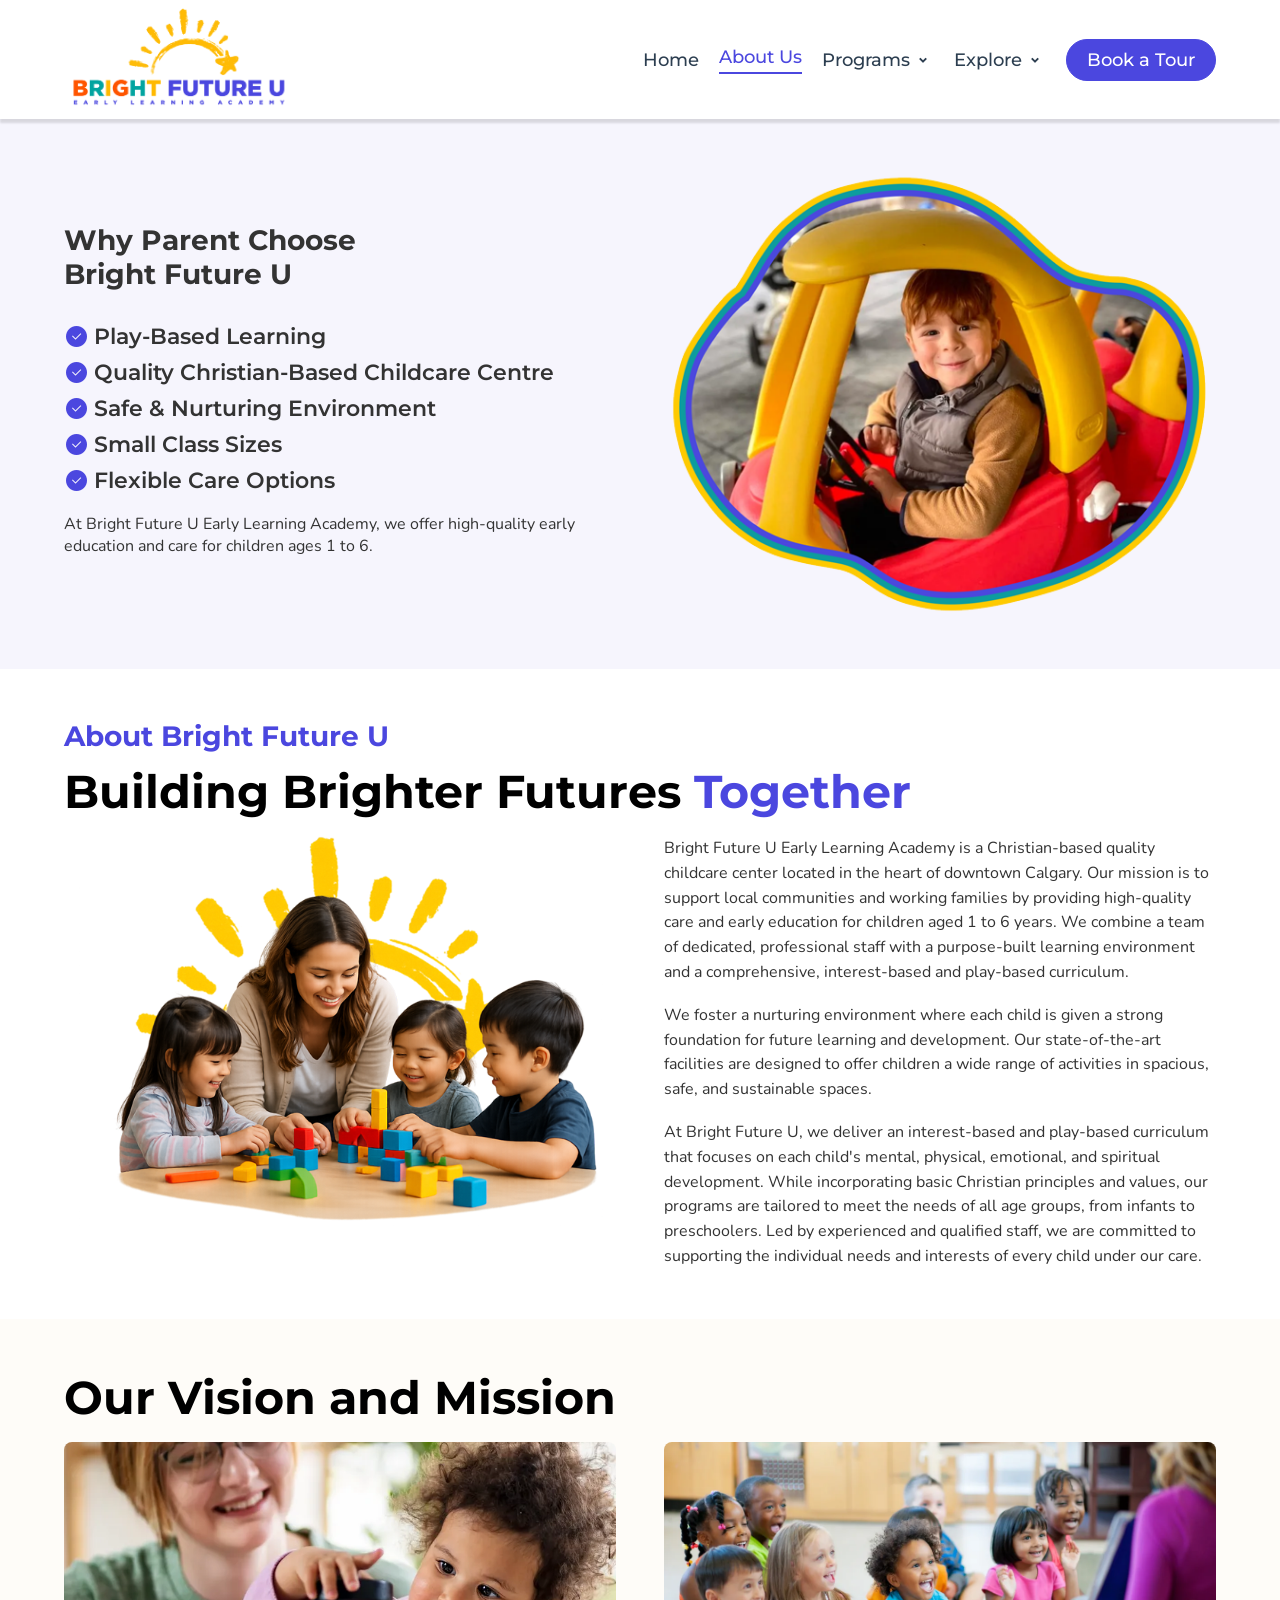
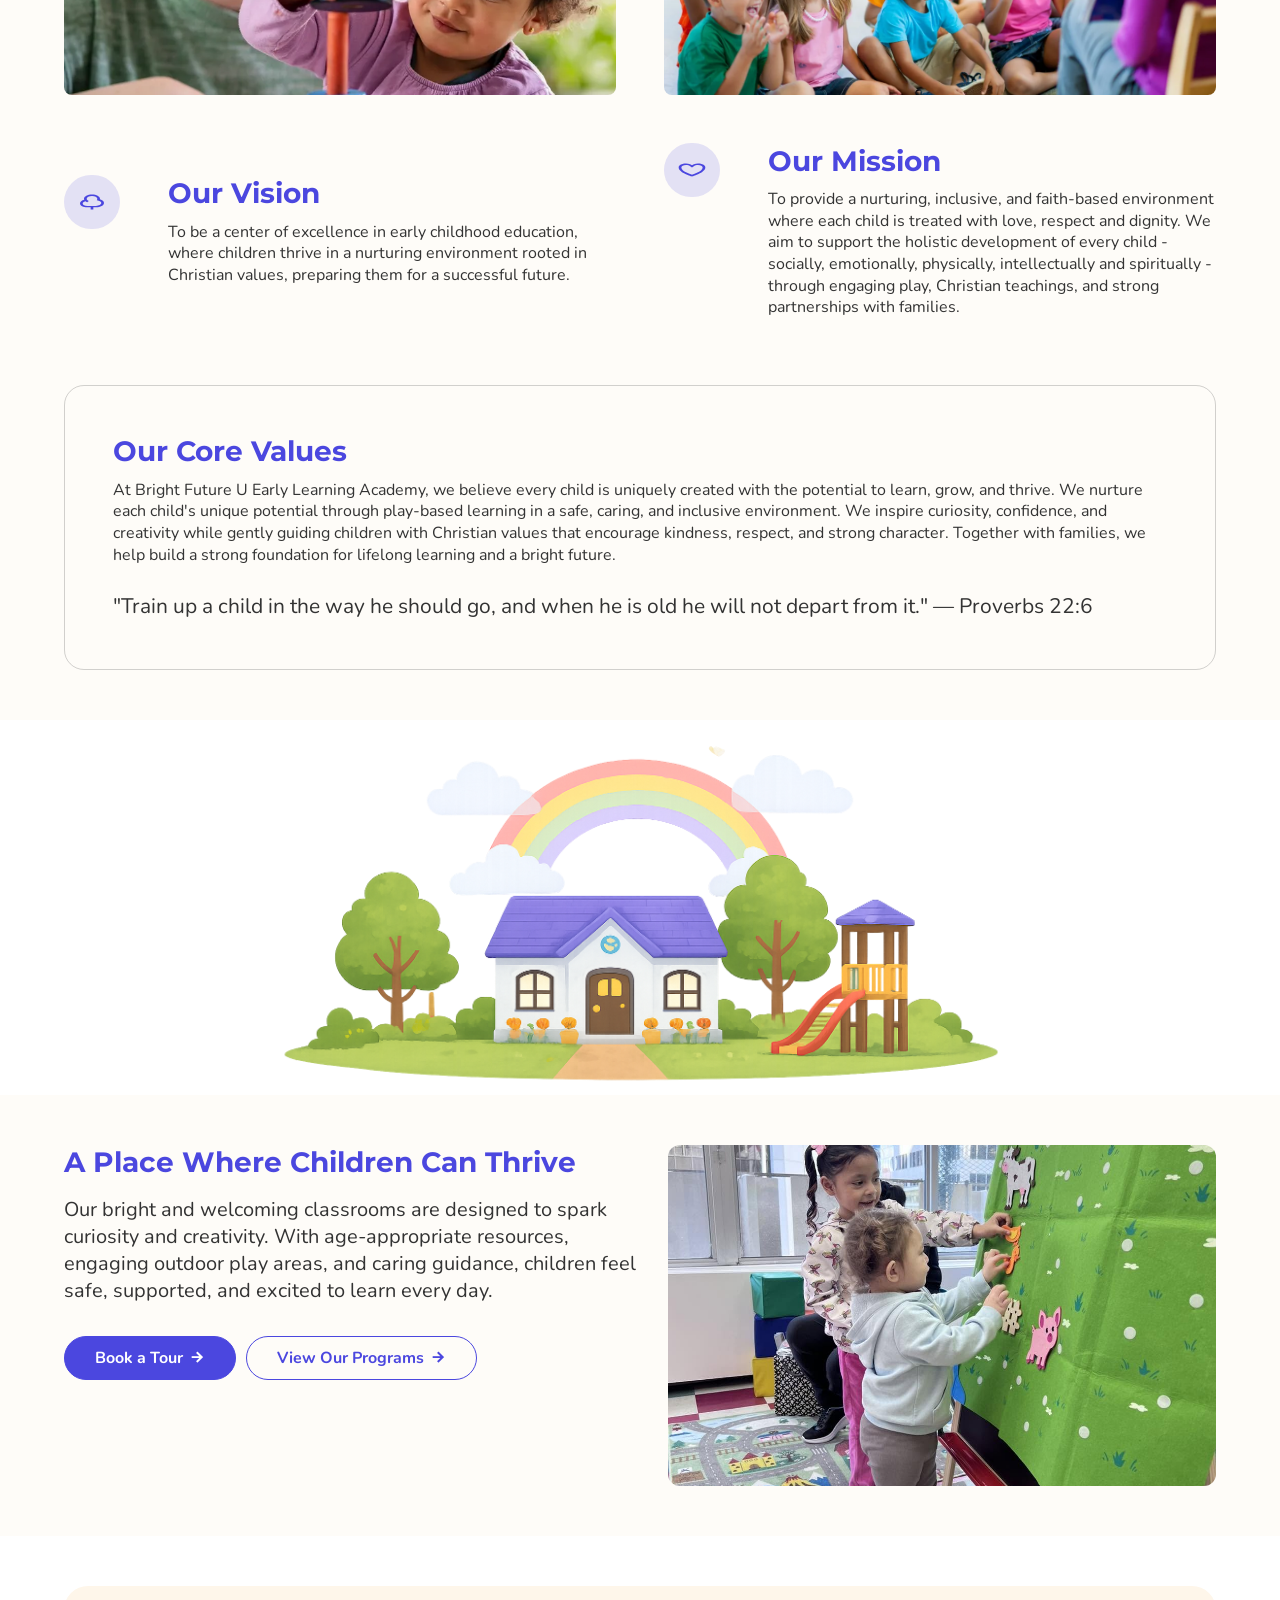
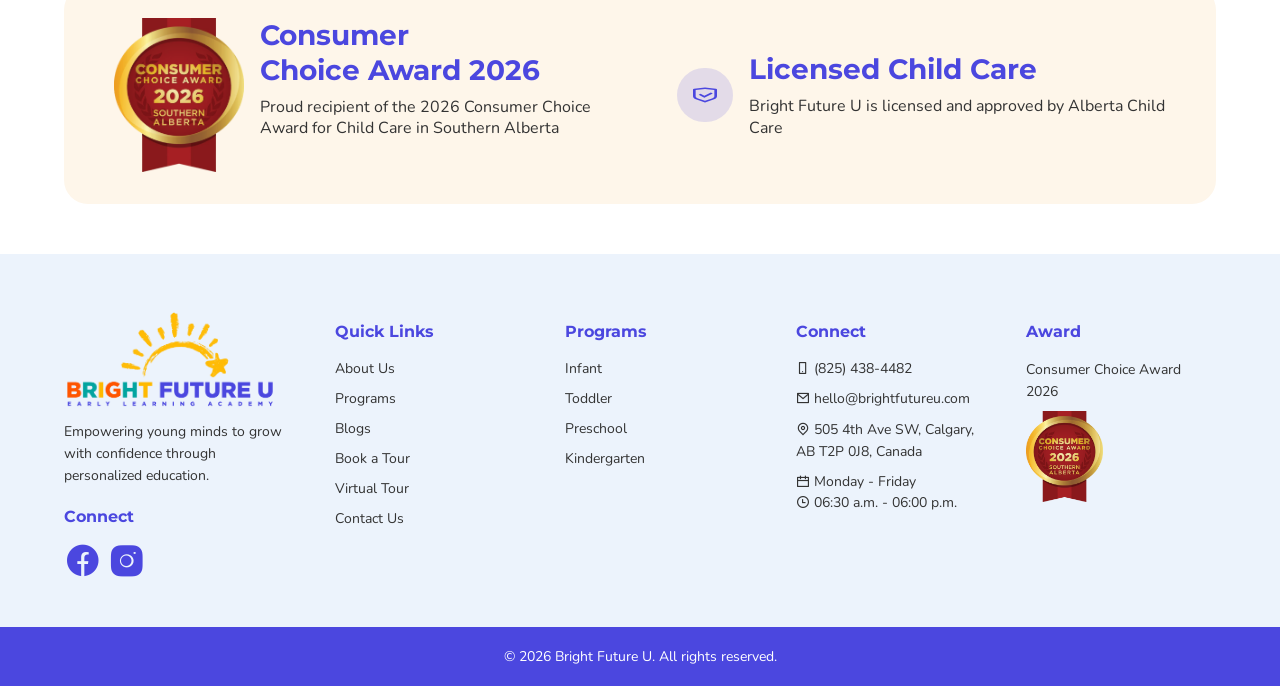
<file: about-us.html>
<!DOCTYPE html>
<html lang="en">

<head>
  <meta charset="UTF-8" />
  <meta name="viewport" content="width=device-width, initial-scale=1.0" />
  <title>About Us | Bright Future U</title>
  <link rel="icon" type="image/png" href="assets/favicon.png" />
  <link rel="preconnect" href="https://fonts.googleapis.com" />
  <link rel="preconnect" href="https://fonts.gstatic.com" crossorigin />
  <link
    href="https://fonts.googleapis.com/css2?family=Montserrat:wght@500;600;700&family=Nunito:wght@400;500;600;700&display=swap"
    rel="stylesheet" />
  <link rel="stylesheet" href="vendor/remixicon/remixicon.css" />
  <link rel="stylesheet" href="styles.css" />
</head>

<body>
  <nav class="main-nav" aria-label="Primary navigation">
    <a class="logo" href="index.html" aria-label="Bright Future U home">
      <img src="assets/logo.png" alt="Bright Future U" />
    </a>
    <button class="menu-toggle" type="button" aria-expanded="false" aria-controls="primary-menu">
      <span></span><span></span><span></span>
      <span class="sr-only">Menu</span>
    </button>
    <div class="nav-links" id="primary-menu">
      <a href="index.html">Home</a>
      <a class="active" href="about-us.html">About Us</a>
      <div class="nav-dropdown">
        <a class="nav-dropdown-trigger" href="index.html#programs" aria-haspopup="true" aria-expanded="false" >Programs
          <i class="ri-arrow-drop-down-line" aria-hidden="true"></i></a>
        <div class="nav-dropdown-menu" aria-label="Programs submenu">
          <a href="program-infant.html">Infant</a>
          <a href="program-toddler.html">Toddler</a>
          <a href="program-preschool.html">Preschool</a>
          <a href="program-kindergarten.html">Kindergarten</a>
        </div>
      </div>
      <div class="nav-dropdown">
          <a class="nav-dropdown-trigger" href="" aria-haspopup="true" aria-expanded="false">Explore <i
              class="ri-arrow-drop-down-line" aria-hidden="true"></i></a>
          <div class="nav-dropdown-menu" aria-label="Explore submenu">
            <a href="program-infant.html">Blogs</a>
            <a href="program-toddler.html">Events</a>
            <a href="#programs">Virtual Tour</a>
          </div>
        </div>
      <a class="button button-small" href="book-a-tour.html">Book a Tour</a>
    </div>
  </nav>

  <main class="about-page">
    <section class="about-intro section-band" data-node-id="348:731" data-name="Section - About Us">
      <div class="container two-col">
        <div>
          <h1 class="about-section-title">Why Parent Choose<br />Bright Future U</h1>

          <ul class="check-list about-check-list">
            <li><i class="ri-checkbox-circle-fill" aria-hidden="true"></i>Play-Based Learning</li>
            <li><i class="ri-checkbox-circle-fill" aria-hidden="true"></i>Quality Christian-Based Childcare Centre</li>
            <li><i class="ri-checkbox-circle-fill" aria-hidden="true"></i>Safe &amp; Nurturing Environment</li>
            <li><i class="ri-checkbox-circle-fill" aria-hidden="true"></i>Small Class Sizes</li>
            <li><i class="ri-checkbox-circle-fill" aria-hidden="true"></i>Flexible Care Options</li>
          </ul>
          <p class="about-intro-copy">At Bright Future U Early Learning Academy, we offer high-quality early education
            and care for children ages 1 to 6.</p>
        </div>
        <img class="about-rounded-media" src="assets/about-intro.png" alt="Child smiling in a yellow toy car" />
      </div>
    </section>

    <section class="about-story" data-node-id="321:223" data-name="About Us Content">
      <div class="container">
        <p class="eyebrow">About Bright Future U</p>
        <h2 class="about-hero-title">Building Brighter Futures <span>Together</span></h2>
        <div class="about-story-grid">
          <img class="about-story-image" src="assets/about-story.png"
            alt="Teacher guiding children as they play with colorful blocks" />
          <div class="about-story-copy">
            <p>Bright Future U Early Learning Academy is a Christian-based quality childcare center located in the heart
              of downtown Calgary. Our mission is to support local communities and working families by providing
              high-quality care and early education for children aged 1 to 6 years. We combine a team of dedicated,
              professional staff with a purpose-built learning environment and a comprehensive, interest-based and
              play-based curriculum.</p>
            <p>We foster a nurturing environment where each child is given a strong foundation for future learning and
              development. Our state-of-the-art facilities are designed to offer children a wide range of activities in
              spacious, safe, and sustainable spaces.</p>
            <p>At Bright Future U, we deliver an interest-based and play-based curriculum that focuses on each child's
              mental, physical, emotional, and spiritual development. While incorporating basic Christian principles and
              values, our programs are tailored to meet the needs of all age groups, from infants to preschoolers. Led
              by experienced and qualified staff, we are committed to supporting the individual needs and interests of
              every child under our care.</p>
          </div>
        </div>
      </div>
    </section>

    <section class="vision-mission" data-node-id="352:764" data-name="Our Mission Content">
      <div class="container">
        <h2 class="about-hero-title">Our Vision and Mission</h2>
        <div class="vision-grid">
          <article class="vision-card">
            <img class="vision-image" src="assets/about-vision.jpg" alt="Teacher smiling with a young child" />
            <div class="vision-content">
              <span class="icon-bubble"><img src="assets/icon-tree.svg" alt="" /></span>
              <div>
                <h3>Our Vision</h3>
                <p>To be a center of excellence in early childhood education, where children thrive in a nurturing
                  environment rooted in Christian values, preparing them for a successful future.</p>
              </div>
            </div>
          </article>
          <article class="vision-card">
            <img class="vision-image" src="assets/about-mission.jpg" alt="Children listening during circle time" />
            <div class="vision-content">
              <span class="icon-bubble"><img src="assets/icon-heart.svg" alt="" /></span>
              <div>
                <h3>Our Mission</h3>
                <p>To provide a nurturing, inclusive, and faith-based environment where each child is treated with love,
                  respect and dignity. We aim to support the holistic development of every child - socially,
                  emotionally, physically, intellectually and spiritually - through engaging play, Christian teachings,
                  and strong partnerships with families.</p>
              </div>
            </div>
          </article>
        </div>
        <article class="mission-core-card">
          <h3>Our Core Values</h3>
          <p>At Bright Future U Early Learning Academy, we believe every child is uniquely created with the potential to
            learn, grow, and thrive. We nurture each child's unique potential through play-based learning in a safe,
            caring, and inclusive environment. We inspire curiosity, confidence, and creativity while gently guiding
            children with Christian values that encourage kindness, respect, and strong character. Together with
            families, we help build a strong foundation for lifelong learning and a bright future.</p>
          <blockquote>"Train up a child in the way he should go, and when he is old he will not depart from it." &mdash;
            Proverbs 22:6</blockquote>
        </article>
      </div>
    </section>

    <section class="about-banner" data-node-id="357:196" data-name="Section - Banner" style="padding: 0;">
      <div class="container">
        <img class="about-banner-image" src="assets/about-banner.png"
          alt="Illustration of Bright Future U childcare building with rainbow and playground" />
      </div>
    </section>

    <section class="about-thrive">
      <div class="container thrive-grid">
        <div>
          <h2>A Place Where Children Can Thrive</h2>
          <p>Our bright and welcoming classrooms are designed to spark curiosity and creativity. With age-appropriate
            resources, engaging outdoor play areas, and caring guidance, children feel safe, supported, and excited to
            learn every day.</p>
          <div class="hero-actions">
            <a class="button" href="index.html#tour">Book a Tour <i class="ri-arrow-right-line"
                aria-hidden="true"></i></a>
            <a class="button button-outline" href="index.html#programs">View Our Programs <i class="ri-arrow-right-line"
                aria-hidden="true"></i></a>
          </div>
        </div>
        <img src="assets/about-thrive.jpg" alt="Children playing with a classroom felt activity" />
      </div>
    </section>

    <section class="about-awards">
      <div class="container awards-card">
        <div class="award-item">
          <img src="assets/about-award.png" alt="Consumer Choice Award 2026 Southern Alberta" />
          <div>
            <h2>Consumer<br />Choice Award 2026</h2>
            <p>Proud recipient of the 2026 Consumer Choice Award for Child Care in Southern Alberta</p>
          </div>
        </div>
        <div class="award-item license-item">
          <span class="icon-bubble"><img src="assets/icon-shield-check.svg" alt="" /></span>
          <div>
            <h2>Licensed Child Care</h2>
            <p>Bright Future U is licensed and approved by Alberta Child Care</p>
          </div>
        </div>
      </div>
    </section>
  </main>

  <footer class="site-footer" id="contact">
    <div class="container footer-grid">
      <div>
        <img class="footer-logo" src="assets/logo.png" alt="Bright Future U" />
        <p>Empowering young minds to grow with confidence through personalized education.</p>
        <h3>Connect</h3>
        <div class="socials"><a href="https://www.facebook.com/profile.php?id=61569810943887" target="_blank"><i
              class="ri-facebook-circle-fill social-icon"></i></a><a
            href="https://www.instagram.com/brightfutureucalgary" target="_blank"><i
              class="ri-instagram-fill social-icon"></i></a></div>
      </div>
      <div>
        <h3>Quick Links</h3><a href="about-us.html">About Us</a><a href="index.html#programs">Programs</a><a
          href="index.html#blog">Blogs</a><a href="index.html#tour">Book a Tour</a><a href="index.html#tour">Virtual
          Tour</a><a href="#contact">Contact Us</a>
      </div>
      <div>
        <h3>Programs</h3><a href="program-infant.html">Infant</a><a href="program-toddler.html">Toddler</a><a
          href="index.html#programs">Preschool</a><a href="index.html#programs">Kindergarten</a>
      </div>
      <div>
        <h3>Connect</h3><a href="tel:8254384482"><i class="ri-smartphone-line"></i> (825) 438-4482</a><a
          href="mailto:hello@brightfutureu.com"><i class="ri-mail-line"></i> hello@brightfutureu.com</a>
        <p><i class="ri-map-pin-line"></i> 505 4th Ave SW, Calgary, AB T2P 0J8, Canada</p>
        <p><i class="ri-calendar-line"></i> Monday - Friday<br /><i class="ri-time-line"></i> 06:30 a.m. - 06:00 p.m.
        </p>
      </div>
      <div>
        <h3>Award</h3>
        <p>Consumer Choice Award 2026</p><img class="footer-award" src="assets/award.png" alt="" />
      </div>
    </div>
    <div class="copyright">&copy; <span data-current-year>2026</span> Bright Future U. All rights reserved.</div>
  </footer>

  <script src="script.js"></script>
</body>

</html>
</file>
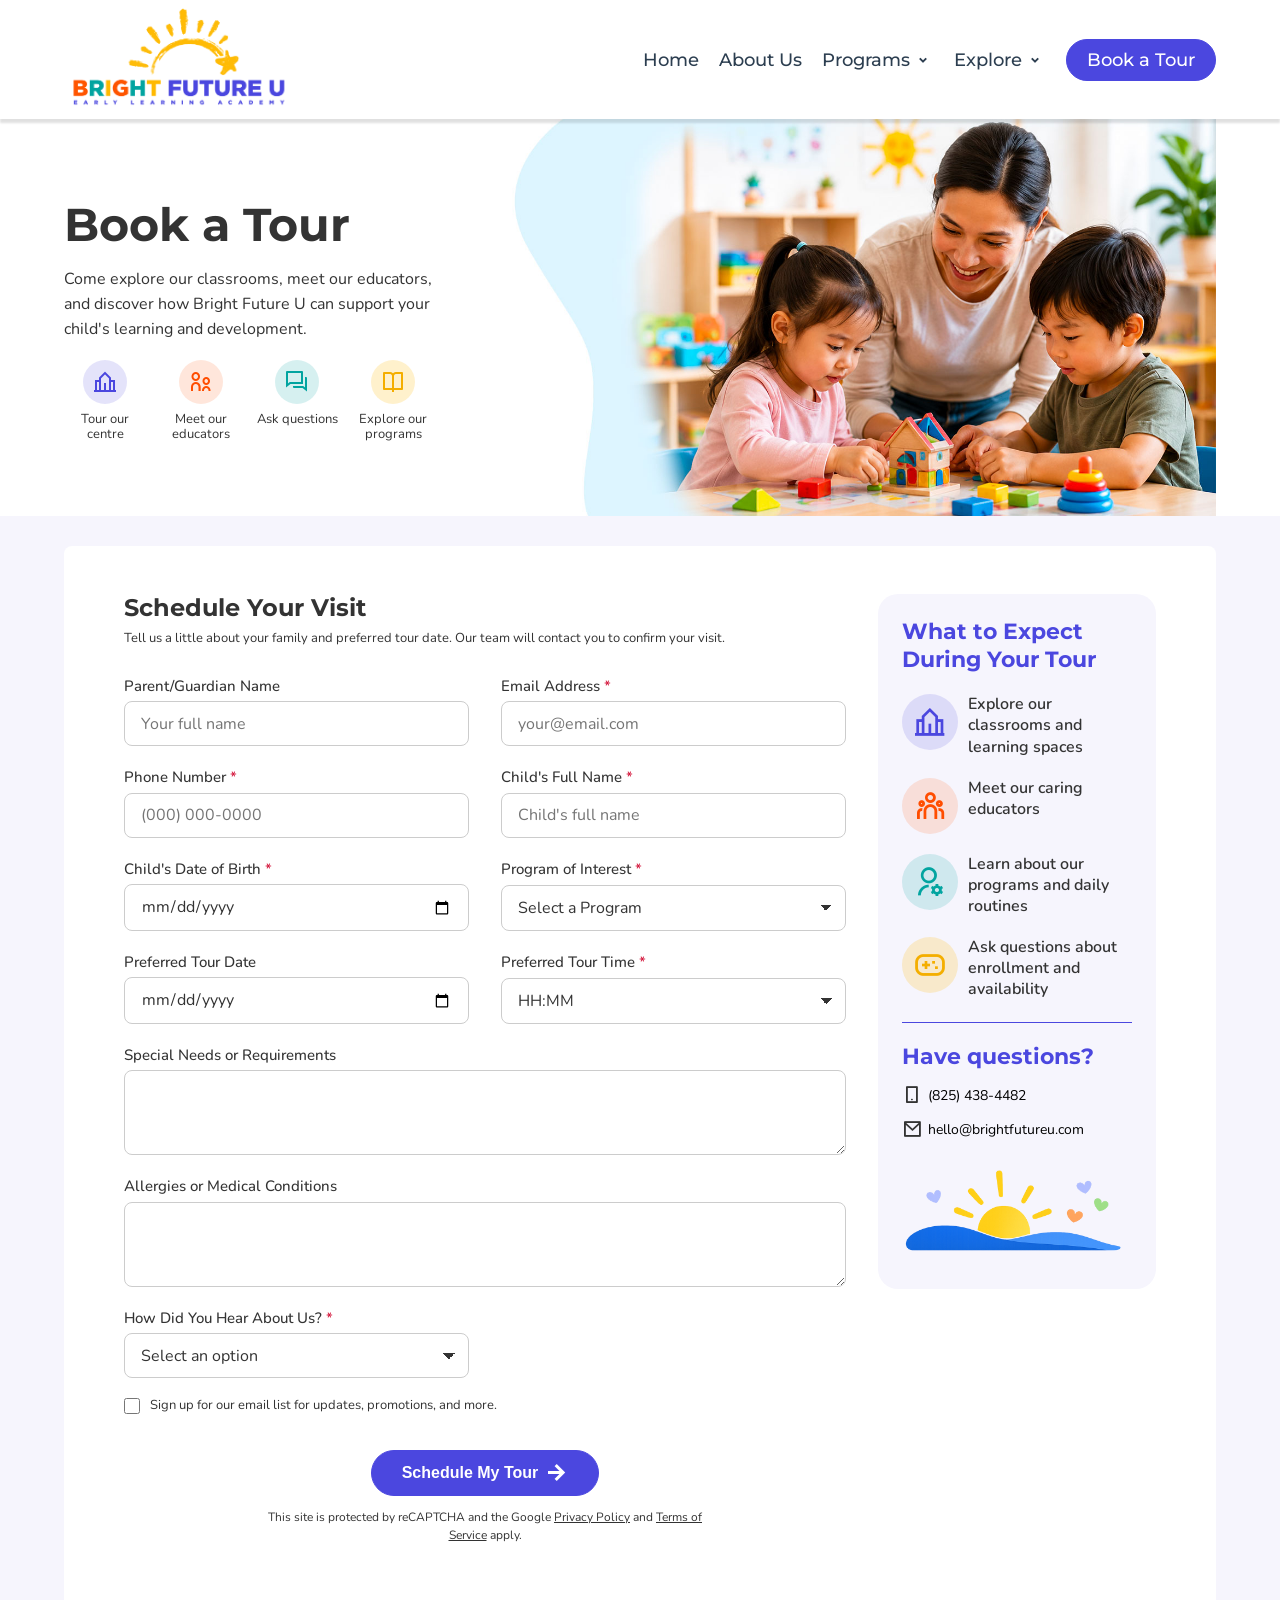
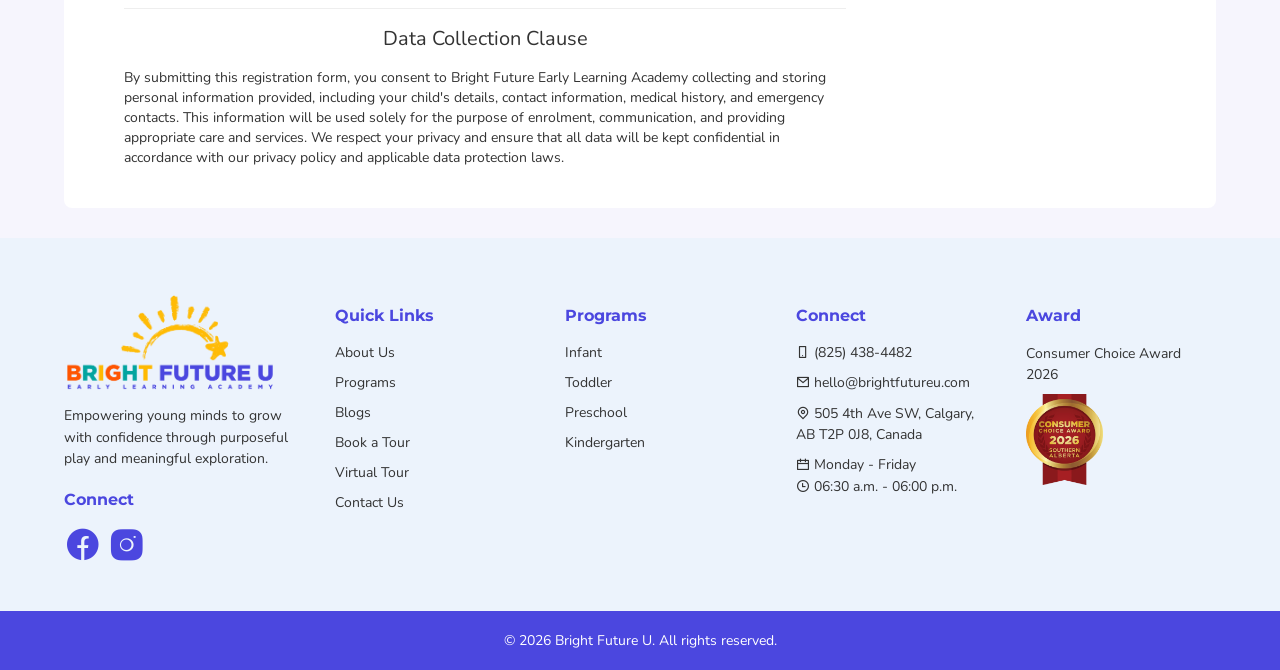
<file: book-a-tour.html>
<!DOCTYPE html>
<html lang="en">

<head>
  <meta charset="UTF-8" />
  <meta name="viewport" content="width=device-width, initial-scale=1.0" />
  <title>Book a Tour | Bright Future U</title>
  <link rel="icon" type="image/png" href="assets/favicon.png" />
  <link rel="preconnect" href="https://fonts.googleapis.com" />
  <link rel="preconnect" href="https://fonts.gstatic.com" crossorigin />
  <link
    href="https://fonts.googleapis.com/css2?family=Montserrat:wght@500;600;700&amp;family=Nunito:wght@400;500;600;700&amp;display=swap"
    rel="stylesheet" />
  <link rel="stylesheet" href="vendor/remixicon/remixicon.css" />
  <link rel="stylesheet" href="styles.css" />
</head>

<body>
  <nav class="main-nav" aria-label="Primary navigation">
    <a class="logo" href="index.html" aria-label="Bright Future U home">
      <img src="assets/logo.png" alt="Bright Future U" />
    </a>
    <button class="menu-toggle" type="button" aria-expanded="false" aria-controls="primary-menu">
      <span></span><span></span><span></span>
      <span class="sr-only">Menu</span>
    </button>
    <div class="nav-links" id="primary-menu">
      <a href="index.html">Home</a>
      <a href="about-us.html">About Us</a>
      <div class="nav-dropdown">
        <a class="nav-dropdown-trigger" href="index.html#programs" aria-haspopup="true" aria-expanded="false">Programs
          <i class="ri-arrow-drop-down-line" aria-hidden="true"></i></a>
        <div class="nav-dropdown-menu" aria-label="Programs submenu">
          <a href="program-infant.html">Infant</a>
          <a href="program-toddler.html">Toddler</a>
          <a href="program-preschool.html">Preschool</a>
          <a href="program-kindergarten.html">Kindergarten</a>
        </div>
      </div>
      <div class="nav-dropdown">
        <a class="nav-dropdown-trigger" href="" aria-haspopup="true" aria-expanded="false">Explore <i
            class="ri-arrow-drop-down-line" aria-hidden="true"></i></a>
        <div class="nav-dropdown-menu" aria-label="Explore submenu">
          <a href="program-infant.html">Blogs</a>
          <a href="program-toddler.html">Events</a>
          <a href="#programs">Virtual Tour</a>
        </div>
      </div>
      <a class="button button-small" href="book-a-tour.html">Book a Tour</a>
    </div>
  </nav>

  <main class="book-tour-page">
    <section class="book-tour-hero" data-node-id="385:1484" data-name="Header">
      <div class="container book-tour-page-grid">
        <div class="book-tour-page-copy">
          <h1>Book a Tour</h1>
          <p>Come explore our classrooms, meet our educators, and discover how Bright Future U can support your child's
            learning and development.</p>
          <div class="book-tour-highlights" aria-label="Tour highlights">
            <div>
              <span class="book-tour-highlight-icon"><i class="ri-school-line" aria-hidden="true"></i></span>
              <p>Tour our centre</p>
            </div>
            <div>
              <span class="book-tour-highlight-icon book-tour-highlight-orange"><i class="ri-parent-line"
                  aria-hidden="true"></i></span>
              <p>Meet our educators</p>
            </div>
            <div>
              <span class="book-tour-highlight-icon book-tour-highlight-teal"><i class="ri-question-answer-line"
                  aria-hidden="true"></i></span>
              <p>Ask questions</p>
            </div>
            <div>
              <span class="book-tour-highlight-icon book-tour-highlight-yellow"><i class="ri-book-open-line"
                  aria-hidden="true"></i></span>
              <p>Explore our programs</p>
            </div>
          </div>
        </div>

        <div class="program-hero-media" aria-hidden="true">
          <picture>
            <source media="(max-width: 700px)" srcset="assets/book-tour-hero-m.jpg" />
            <img src="assets/book-tour-hero-d.jpg" alt="" />
          </picture>
        </div>
      </div>
    </section>


    <section class="book-tour-section" id="schedule" aria-labelledby="schedule-title">
      <div class="container">
        <div class="book-tour-card">
          <div class="book-tour-form-area">
            <header class="book-tour-form-header">
              <h2 id="schedule-title">Schedule Your Visit</h2>
              <p>Tell us a little about your family and preferred tour date. Our team will contact you to confirm your
                visit.</p>
            </header>

            <form class="book-tour-form" action="#" method="post">
              <div class="book-tour-field">
                <label for="guardian-name">Parent/Guardian Name</label>
                <input id="guardian-name" name="guardian-name" type="text" placeholder="Your full name"
                  autocomplete="name" />
              </div>
              <div class="book-tour-field">
                <label for="guardian-email">Email Address <span aria-hidden="true">*</span></label>
                <input id="guardian-email" name="guardian-email" type="email" placeholder="your@email.com"
                  autocomplete="email" required />
              </div>
              <div class="book-tour-field">
                <label for="guardian-phone">Phone Number <span aria-hidden="true">*</span></label>
                <input id="guardian-phone" name="guardian-phone" type="tel" placeholder="(000) 000-0000"
                  autocomplete="tel" required />
              </div>
              <div class="book-tour-field">
                <label for="child-name">Child's Full Name <span aria-hidden="true">*</span></label>
                <input id="child-name" name="child-name" type="text" placeholder="Child's full name" required />
              </div>
              <div class="book-tour-field">
                <label for="child-birthday">Child's Date of Birth <span aria-hidden="true">*</span></label>
                <input id="child-birthday" name="child-birthday" type="date" required />
              </div>
              <div class="book-tour-field">
                <label for="program-interest">Program of Interest <span aria-hidden="true">*</span></label>
                <select id="program-interest" name="program-interest" required>
                  <option value="">Select a Program</option>
                  <option>Infant</option>
                  <option>Toddler</option>
                  <option>Preschool</option>
                  <option>Kindergarten</option>
                </select>
              </div>
              <div class="book-tour-field">
                <label for="tour-date">Preferred Tour Date</label>
                <input id="tour-date" name="tour-date" type="date" />
              </div>
              <div class="book-tour-field">
                <label for="tour-time">Preferred Tour Time <span aria-hidden="true">*</span></label>
                <select id="tour-time" name="tour-time" required>
                  <option value="">HH:MM</option>
                  <option>09:00 AM</option>
                  <option>10:00 AM</option>
                  <option>11:00 AM</option>
                  <option>01:00 PM</option>
                  <option>02:00 PM</option>
                  <option>03:00 PM</option>
                </select>
              </div>
              <div class="book-tour-field book-tour-field-wide">
                <label for="special-requirements">Special Needs or Requirements</label>
                <textarea id="special-requirements" name="special-requirements"></textarea>
              </div>
              <div class="book-tour-field book-tour-field-wide">
                <label for="medical-conditions">Allergies or Medical Conditions</label>
                <textarea id="medical-conditions" name="medical-conditions"></textarea>
              </div>
              <div class="book-tour-field">
                <label for="referral-source">How Did You Hear About Us? <span aria-hidden="true">*</span></label>
                <select id="referral-source" name="referral-source" required>
                  <option value="">Select an option</option>
                  <option>Google Search</option>
                  <option>Social Media</option>
                  <option>Family or Friend</option>
                  <option>Community Event</option>
                  <option>Other</option>
                </select>
              </div>
              <label class="book-tour-checkbox book-tour-field-wide" for="email-updates">
                <input id="email-updates" name="email-updates" type="checkbox" />
                <span>Sign up for our email list for updates, promotions, and more.</span>
              </label>
              <div class="book-tour-submit book-tour-field-wide">
                <button class="button" type="submit">
                  Schedule My Tour
                  <i class="ri-arrow-right-line" aria-hidden="true"></i>
                </button>
                <p>
                  This site is protected by reCAPTCHA and the Google
                  <a href="https://policies.google.com/privacy" target="_blank" rel="noreferrer">Privacy Policy</a>
                  and
                  <a href="https://policies.google.com/terms" target="_blank" rel="noreferrer">Terms of Service</a>
                  apply.
                </p>
              </div>
            </form>

            <div class="book-tour-data-clause">
              <h3>Data Collection Clause</h3>
              <p>
                By submitting this registration form, you consent to Bright Future Early Learning Academy collecting
                and storing personal information provided, including your child's details, contact information, medical
                history, and emergency contacts. This information will be used solely for the purpose of enrolment,
                communication, and providing appropriate care and services. We respect your privacy and ensure that all
                data will be kept confidential in accordance with our privacy policy and applicable data protection
                laws.
              </p>
            </div>
          </div>

          <aside class="book-tour-sidebar" aria-labelledby="expect-title">
            <h2 id="expect-title">What to Expect During Your Tour</h2>
            <ul class="book-tour-expect-list">
              <li>
                <span class="book-tour-sidebar-icon"><i class="ri-school-line" aria-hidden="true"></i></span>
                <p>Explore our classrooms and learning spaces</p>
              </li>
              <li>
                <span class="book-tour-sidebar-icon book-tour-sidebar-orange"><i class="ri-team-line"
                    aria-hidden="true"></i></span>
                <p>Meet our caring educators</p>
              </li>
              <li>
                <span class="book-tour-sidebar-icon book-tour-sidebar-teal"><i class="ri-user-settings-line"
                    aria-hidden="true"></i></span>
                <p>Learn about our programs and daily routines</p>
              </li>
              <li>
                <span class="book-tour-sidebar-icon book-tour-sidebar-yellow"><i class="ri-gamepad-line"
                    aria-hidden="true"></i></span>
                <p>Ask questions about enrollment and availability</p>
              </li>
            </ul>
            <div class="book-tour-sidebar-contact">
              <h3>Have questions?</h3>
                <a href="tel:8254384482">
                  <i class="ri-smartphone-line" aria-hidden="true"></i> 
                  (825) 438-4482</a>
                <a href="mailto:hello@brightfutureu.com">
                  <i class="ri-mail-line" aria-hidden="true"></i>
                  hello@brightfutureu.com
                </a>
            </div>
            <div class="book-tour-sun" aria-hidden="true">
              <img src="assets/sunrise.png" />
            </div>
          </aside>
        </div>
      </div>
    </section>
  </main>

  <footer class="site-footer" id="contact">
    <div class="container footer-grid">
      <div>
        <img class="footer-logo" src="assets/logo.png" alt="Bright Future U" />
        <p>Empowering young minds to grow with confidence through purposeful play and meaningful exploration.</p>
        <h3>Connect</h3>
        <div class="socials"><a href="https://www.facebook.com/profile.php?id=61569810943887" target="_blank"><i
              class="ri-facebook-circle-fill social-icon"></i></a><a
            href="https://www.instagram.com/brightfutureucalgary" target="_blank"><i
              class="ri-instagram-fill social-icon"></i></a></div>
      </div>
      <div>
        <h3>Quick Links</h3><a href="about-us.html">About Us</a><a href="index.html#programs">Programs</a><a
          href="index.html#blog">Blogs</a><a href="index.html#tour">Book a Tour</a><a href="index.html#tour">Virtual
          Tour</a><a href="#contact">Contact Us</a>
      </div>
      <div>
        <h3>Programs</h3><a href="program-infant.html">Infant</a><a href="program-toddler.html">Toddler</a><a
          href="index.html#programs">Preschool</a><a href="index.html#programs">Kindergarten</a>
      </div>
      <div>
        <h3>Connect</h3><a href="tel:8254384482"><i class="ri-smartphone-line"></i> (825) 438-4482</a><a
          href="mailto:hello@brightfutureu.com"><i class="ri-mail-line"></i> hello@brightfutureu.com</a>
        <p><i class="ri-map-pin-line"></i> 505 4th Ave SW, Calgary, AB T2P 0J8, Canada</p>
        <p><i class="ri-calendar-line"></i> Monday - Friday<br /><i class="ri-time-line"></i> 06:30 a.m. - 06:00 p.m.
        </p>
      </div>
      <div>
        <h3>Award</h3>
        <p>Consumer Choice Award 2026</p><img class="footer-award" src="assets/award.png" alt="" />
      </div>
    </div>
    <div class="copyright">&copy; <span data-current-year></span> Bright Future U. All rights reserved.</div>
  </footer>

  <script src="script.js"></script>
</body>

</html>
</file>
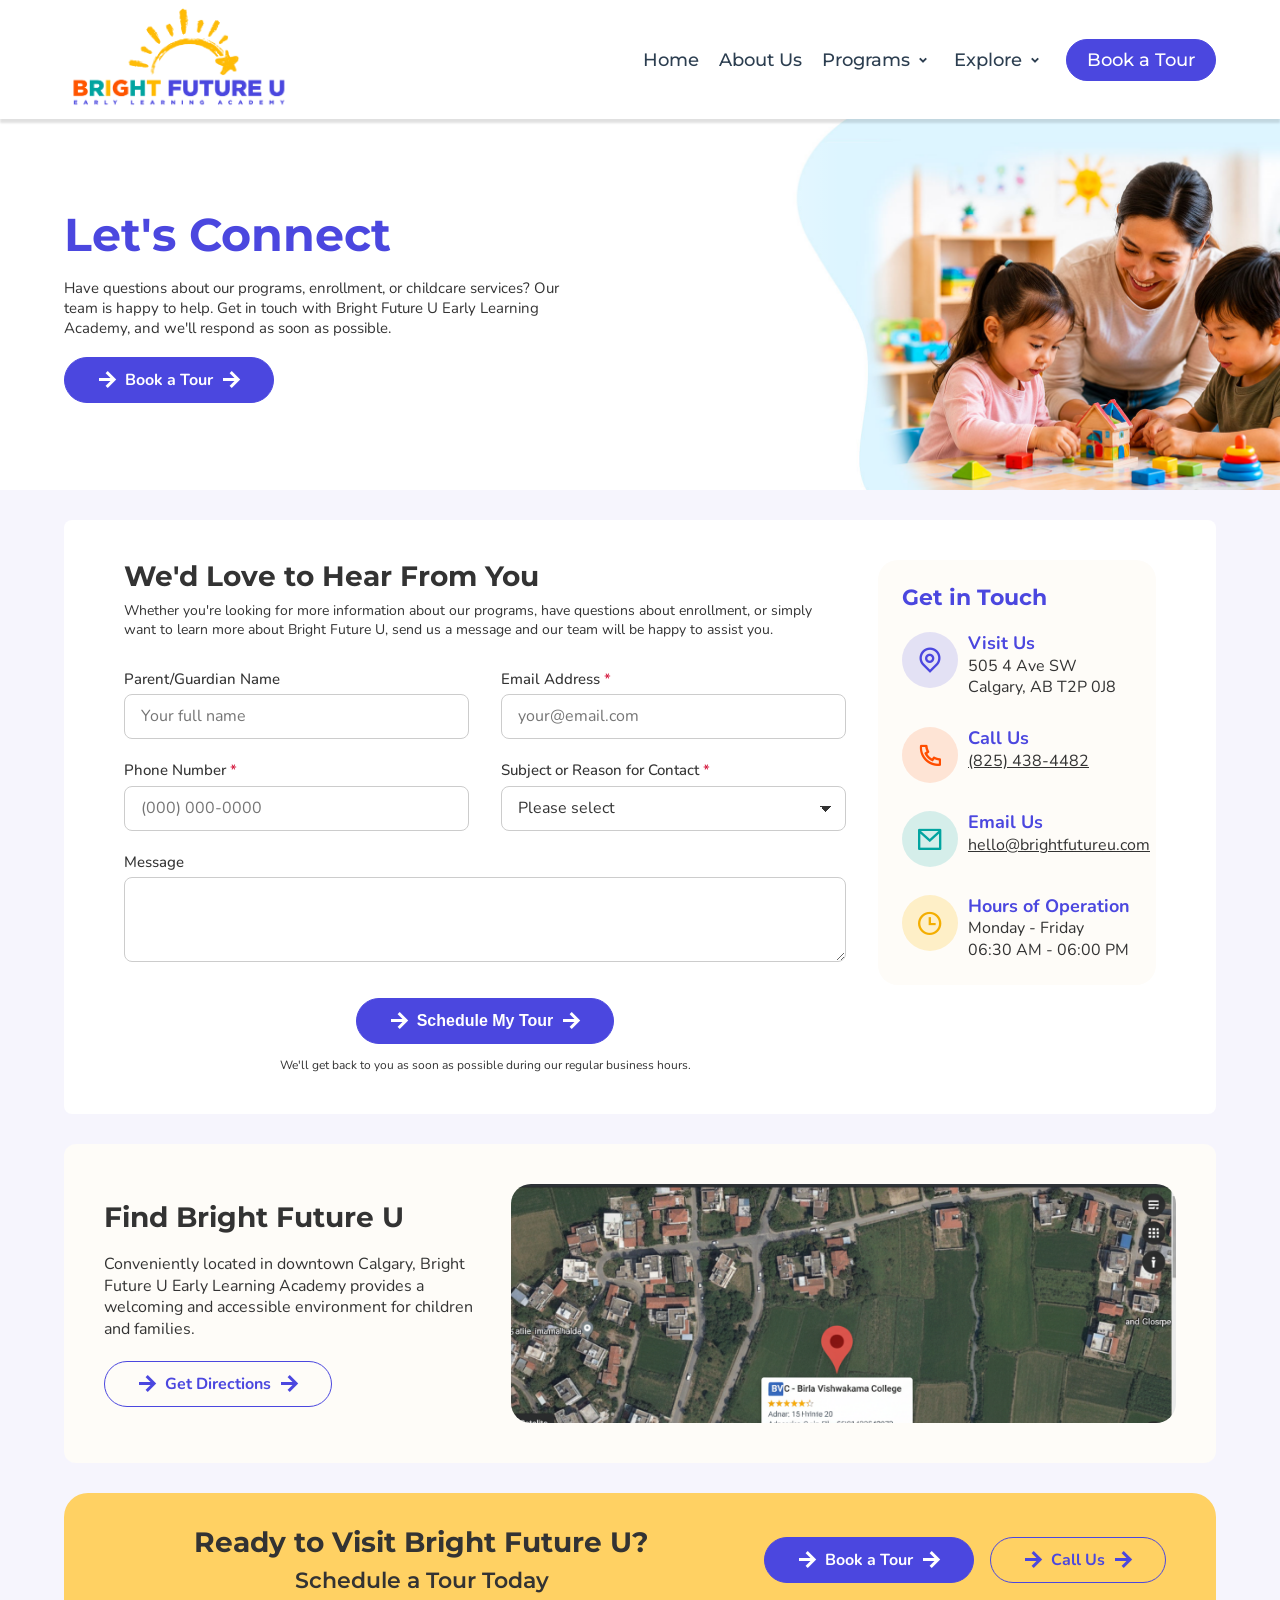
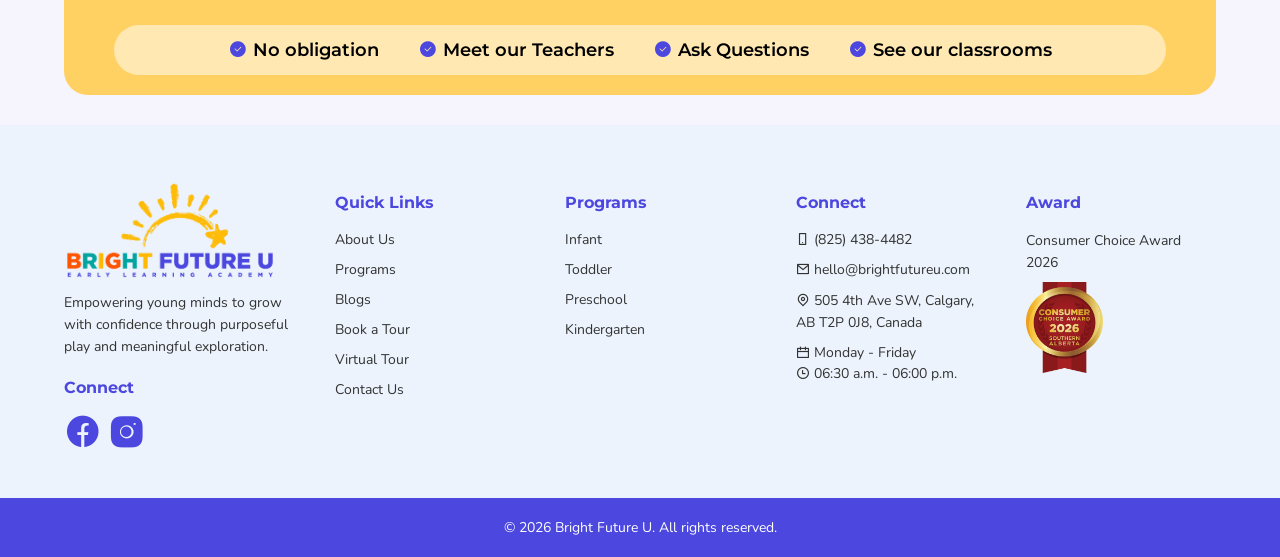
<file: contact.html>
<!DOCTYPE html>
<html lang="en">
  <head>
    <meta charset="UTF-8" />
    <meta name="viewport" content="width=device-width, initial-scale=1.0" />
    <title>Contact Us | Bright Future U</title>
    <link rel="icon" type="image/png" href="assets/favicon.png" />
    <link rel="preconnect" href="https://fonts.googleapis.com" />
    <link rel="preconnect" href="https://fonts.gstatic.com" crossorigin />
    <link
      href="https://fonts.googleapis.com/css2?family=Montserrat:wght@500;600;700&amp;family=Nunito:wght@400;500;600;700&amp;display=swap"
      rel="stylesheet"
    />
    <link rel="stylesheet" href="vendor/remixicon/remixicon.css" />
    <link rel="stylesheet" href="styles.css" />
  </head>
  <body>
    <nav class="main-nav" aria-label="Primary navigation">
      <a class="logo" href="index.html" aria-label="Bright Future U home">
        <img src="assets/logo.png" alt="Bright Future U" />
      </a>
      <button class="menu-toggle" type="button" aria-expanded="false" aria-controls="primary-menu">
        <span></span><span></span><span></span>
        <span class="sr-only">Menu</span>
      </button>
      <div class="nav-links" id="primary-menu">
        <a href="index.html">Home</a>
        <a href="about-us.html">About Us</a>
        <div class="nav-dropdown">
          <a class="nav-dropdown-trigger" href="index.html#programs" aria-haspopup="true" aria-expanded="false">Programs <i class="ri-arrow-drop-down-line" aria-hidden="true"></i></a>
          <div class="nav-dropdown-menu" aria-label="Programs submenu">
            <a href="program-infant.html">Infant</a>
            <a href="program-toddler.html">Toddler</a>
            <a href="program-preschool.html">Preschool</a>
            <a href="program-kindergarten.html">Kindergarten</a>
          </div>
        </div>
        <div class="nav-dropdown">
          <a class="nav-dropdown-trigger" href="" aria-haspopup="true" aria-expanded="false">Explore <i class="ri-arrow-drop-down-line" aria-hidden="true"></i></a>
          <div class="nav-dropdown-menu" aria-label="Explore submenu">
            <a href="index.html#blog">Blogs</a>
            <a href="index.html#events">Events</a>
            <a href="index.html#tour">Virtual Tour</a>
          </div>
        </div>
        <a class="button button-small" href="book-a-tour.html">Book a Tour</a>
      </div>
    </nav>

    <main class="contact-page">
      <section class="contact-hero" aria-labelledby="contact-title">
        <div class="container contact-hero-grid">
          <div class="contact-hero-copy">
            <h1 id="contact-title">Let's Connect</h1>
            <p>
              Have questions about our programs, enrollment, or childcare services? Our team is happy to help. Get in
              touch with Bright Future U Early Learning Academy, and we'll respond as soon as possible.
            </p>
            <a class="button" href="book-a-tour.html">
              <i class="ri-arrow-right-line" aria-hidden="true"></i>
              Book a Tour
              <i class="ri-arrow-right-line" aria-hidden="true"></i>
            </a>
          </div>
          <div class="contact-hero-media" aria-hidden="true">
            <img src="assets/contact-hero.jpg" alt="" />
          </div>
        </div>
      </section>

      <section class="contact-main" aria-labelledby="contact-form-title">
        <div class="container contact-card">
          <div class="contact-form-area">
            <header class="contact-form-header">
              <h2 id="contact-form-title">We'd Love to Hear From You</h2>
              <p>
                Whether you're looking for more information about our programs, have questions about enrollment, or
                simply want to learn more about Bright Future U, send us a message and our team will be happy to assist
                you.
              </p>
            </header>

            <form class="contact-form" action="#" method="post">
              <div class="contact-field">
                <label for="contact-name">Parent/Guardian Name</label>
                <input id="contact-name" name="contact-name" type="text" placeholder="Your full name" autocomplete="name" />
              </div>
              <div class="contact-field">
                <label for="contact-email">Email Address <span aria-hidden="true">*</span></label>
                <input id="contact-email" name="contact-email" type="email" placeholder="your@email.com" autocomplete="email" required />
              </div>
              <div class="contact-field">
                <label for="contact-phone">Phone Number <span aria-hidden="true">*</span></label>
                <input id="contact-phone" name="contact-phone" type="tel" placeholder="(000) 000-0000" autocomplete="tel" required />
              </div>
              <div class="contact-field">
                <label for="contact-subject">Subject or Reason for Contact <span aria-hidden="true">*</span></label>
                <select id="contact-subject" name="contact-subject" required>
                  <option value="">Please select</option>
                  <option>Enrollment</option>
                  <option>Programs</option>
                  <option>Book a Tour</option>
                  <option>General Question</option>
                </select>
              </div>
              <div class="contact-field contact-field-wide">
                <label for="contact-message">Message</label>
                <textarea id="contact-message" name="contact-message"></textarea>
              </div>
              <div class="contact-submit contact-field-wide">
                <button class="button" type="submit">
                  <i class="ri-arrow-right-line" aria-hidden="true"></i>
                  Schedule My Tour
                  <i class="ri-arrow-right-line" aria-hidden="true"></i>
                </button>
                <p>We'll get back to you as soon as possible during our regular business hours.</p>
              </div>
            </form>
          </div>

          <aside class="contact-info-panel" aria-labelledby="contact-info-title">
            <h2 id="contact-info-title">Get in Touch</h2>
            <div class="contact-info-list">
              <div class="contact-info-item">
                <span class="contact-info-icon"><i class="ri-map-pin-line" aria-hidden="true"></i></span>
                <div>
                  <h3>Visit Us</h3>
                  <p>505 4 Ave SW<br />Calgary, AB T2P 0J8</p>
                </div>
              </div>
              <div class="contact-info-item">
                <span class="contact-info-icon contact-info-orange"><i class="ri-phone-line" aria-hidden="true"></i></span>
                <div>
                  <h3>Call Us</h3>
                  <a href="tel:8254384482">(825) 438-4482</a>
                </div>
              </div>
              <div class="contact-info-item">
                <span class="contact-info-icon contact-info-teal"><i class="ri-mail-line" aria-hidden="true"></i></span>
                <div>
                  <h3>Email Us</h3>
                  <a href="mailto:hello@brightfutureu.com">hello@brightfutureu.com</a>
                </div>
              </div>
              <div class="contact-info-item">
                <span class="contact-info-icon contact-info-yellow"><i class="ri-time-line" aria-hidden="true"></i></span>
                <div>
                  <h3>Hours of Operation</h3>
                  <p>Monday - Friday<br />06:30 AM - 06:00 PM</p>
                </div>
              </div>
            </div>
          </aside>
        </div>
      </section>

      <section class="contact-location" aria-labelledby="location-title">
        <div class="container contact-location-card">
          <div class="contact-location-copy">
            <h2 id="location-title">Find Bright Future U</h2>
            <p>
              Conveniently located in downtown Calgary, Bright Future U Early Learning Academy provides a welcoming and
              accessible environment for children and families.
            </p>
            <a class="button button-outline" href="https://maps.google.com/?q=505+4th+Ave+SW,+Calgary,+AB+T2P+0J8" target="_blank" rel="noreferrer">
              <i class="ri-arrow-right-line" aria-hidden="true"></i>
              Get Directions
              <i class="ri-arrow-right-line" aria-hidden="true"></i>
            </a>
          </div>
          <img class="contact-map" src="assets/contact-map.jpg" alt="Map showing Bright Future U location in downtown Calgary" />
        </div>
      </section>

      <section class="contact-tour-cta" aria-labelledby="tour-cta-title">
        <div class="container contact-tour-card">
          <div class="contact-tour-top">
            <div>
              <h2 id="tour-cta-title">Ready to Visit Bright Future U?</h2>
              <p>Schedule a Tour Today</p>
            </div>
            <div class="contact-tour-actions">
              <a class="button" href="book-a-tour.html"><i class="ri-arrow-right-line" aria-hidden="true"></i> Book a Tour <i class="ri-arrow-right-line" aria-hidden="true"></i></a>
              <a class="button button-outline" href="tel:8254384482"><i class="ri-arrow-right-line" aria-hidden="true"></i> Call Us <i class="ri-arrow-right-line" aria-hidden="true"></i></a>
            </div>
          </div>
          <ul class="contact-tour-checks">
            <li><i class="ri-checkbox-circle-fill" aria-hidden="true"></i>No obligation</li>
            <li><i class="ri-checkbox-circle-fill" aria-hidden="true"></i>Meet our Teachers</li>
            <li><i class="ri-checkbox-circle-fill" aria-hidden="true"></i>Ask Questions</li>
            <li><i class="ri-checkbox-circle-fill" aria-hidden="true"></i>See our classrooms</li>
          </ul>
        </div>
      </section>
    </main>

    <footer class="site-footer" id="contact">
      <div class="container footer-grid">
        <div>
          <img class="footer-logo" src="assets/logo.png" alt="Bright Future U" />
          <p>Empowering young minds to grow with confidence through purposeful play and meaningful exploration.</p>
          <h3>Connect</h3>
          <div class="socials"><a href="https://www.facebook.com/profile.php?id=61569810943887" target="_blank"><i class="ri-facebook-circle-fill social-icon"></i></a><a href="https://www.instagram.com/brightfutureucalgary" target="_blank"><i class="ri-instagram-fill social-icon"></i></a></div>
        </div>
        <div><h3>Quick Links</h3><a href="about-us.html">About Us</a><a href="index.html#programs">Programs</a><a href="index.html#blog">Blogs</a><a href="book-a-tour.html">Book a Tour</a><a href="index.html#tour">Virtual Tour</a><a href="contact.html">Contact Us</a></div>
        <div><h3>Programs</h3><a href="program-infant.html">Infant</a><a href="program-toddler.html">Toddler</a><a href="program-preschool.html">Preschool</a><a href="program-kindergarten.html">Kindergarten</a></div>
        <div><h3>Connect</h3><a href="tel:8254384482"><i class="ri-smartphone-line"></i> (825) 438-4482</a><a href="mailto:hello@brightfutureu.com"><i class="ri-mail-line"></i> hello@brightfutureu.com</a><p><i class="ri-map-pin-line"></i> 505 4th Ave SW, Calgary, AB T2P 0J8, Canada</p><p><i class="ri-calendar-line"></i> Monday - Friday<br /><i class="ri-time-line"></i> 06:30 a.m. - 06:00 p.m.</p></div>
        <div><h3>Award</h3><p>Consumer Choice Award 2026</p><img class="footer-award" src="assets/award.png" alt="" /></div>
      </div>
      <div class="copyright">&copy; <span data-current-year></span> Bright Future U. All rights reserved.</div>
    </footer>

    <script src="script.js"></script>
  </body>
</html>
</file>
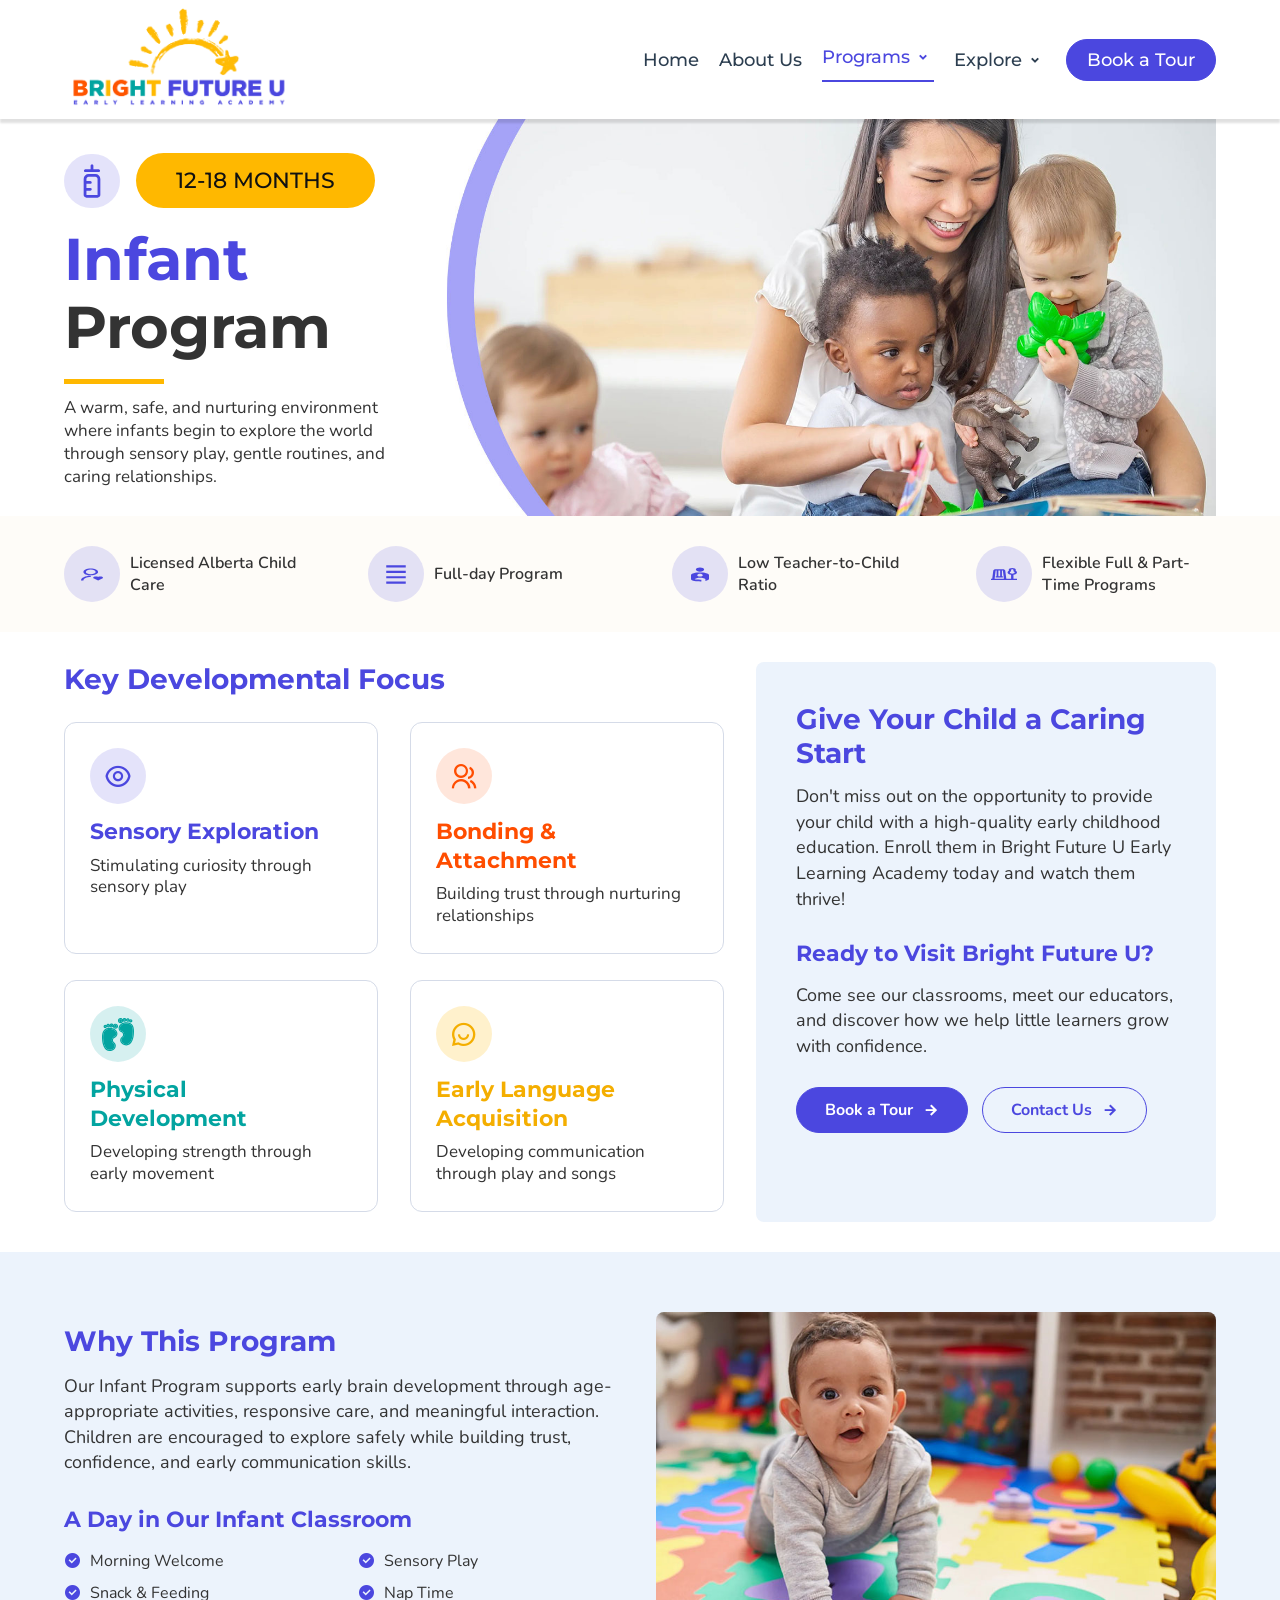
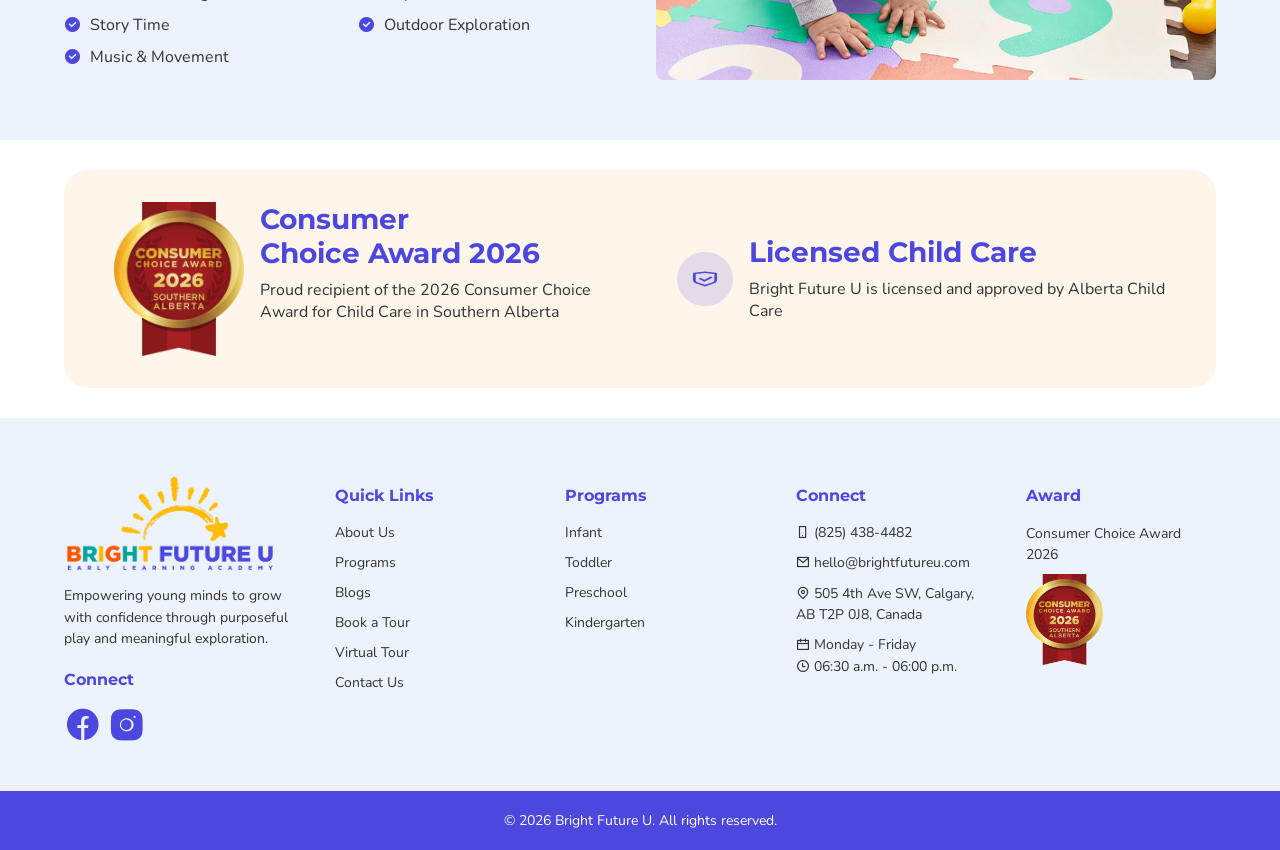
<file: program-infant.html>
<!DOCTYPE html>
<html lang="en">
  <head>
    <meta charset="UTF-8" />
    <meta name="viewport" content="width=device-width, initial-scale=1.0" />
    <title>Infant Program | Bright Future U</title>
    <link rel="icon" type="image/png" href="assets/favicon.png" />
    <link rel="preconnect" href="https://fonts.googleapis.com" />
    <link rel="preconnect" href="https://fonts.gstatic.com" crossorigin />
    <link
      href="https://fonts.googleapis.com/css2?family=Montserrat:wght@500;600;700&family=Nunito:wght@400;500;600;700&display=swap"
      rel="stylesheet"
    />
    <link rel="stylesheet" href="vendor/remixicon/remixicon.css" />
    <link rel="stylesheet" href="styles.css" />
  </head>
  <body>
    <nav class="main-nav" aria-label="Primary navigation">
      <a class="logo" href="index.html" aria-label="Bright Future U home">
        <img src="assets/logo.png" alt="Bright Future U" />
      </a>
      <button class="menu-toggle" type="button" aria-expanded="false" aria-controls="primary-menu">
        <span></span><span></span><span></span>
        <span class="sr-only">Menu</span>
      </button>
      <div class="nav-links" id="primary-menu">
        <a href="index.html">Home</a>
        <a href="about-us.html">About Us</a>
        <div class="nav-dropdown">
          <a class="nav-dropdown-trigger active" href="index.html#programs" aria-haspopup="true" aria-expanded="false">Programs <i class="ri-arrow-drop-down-line" aria-hidden="true"></i></a>
          <div class="nav-dropdown-menu" aria-label="Programs submenu">
            <a href="program-infant.html">Infant</a>
            <a href="program-toddler.html">Toddler</a>
            <a href="program-preschool.html">Preschool</a>
            <a href="program-kindergarten.html">Kindergarten</a>
          </div>
        </div>
        <div class="nav-dropdown">
          <a class="nav-dropdown-trigger" href="" aria-haspopup="true" aria-expanded="false">Explore <i
              class="ri-arrow-drop-down-line" aria-hidden="true"></i></a>
          <div class="nav-dropdown-menu" aria-label="Explore submenu">
            <a href="program-infant.html">Blogs</a>
            <a href="program-toddler.html">Events</a>
            <a href="#programs">Virtual Tour</a>
          </div>
        </div>
        <a class="button button-small" href="book-a-tour.html">Book a Tour</a>
      </div>
    </nav>

    <main class="program-page">
      <section class="program-hero" data-node-id="385:769" data-name="Header">
        <div class="container program-hero-grid">
          <div class="program-hero-copy">
            <div class="program-age-row">
              <span class="program-icon-bubble">
                <img src="assets/pediatrics_32dp_1F1F1F_FILL0_wght400_GRAD0_opsz40.svg" />
              </span>
              <span class="program-age-pill">12-18 months</span>
            </div>
            <h1><span>Infant</span> Program</h1>
            <p>A warm, safe, and nurturing environment where infants begin to explore the world through sensory play, gentle routines, and caring relationships.</p>
          </div>
          <div class="program-hero-media" aria-hidden="true">
            <picture>
              <source media="(max-width: 700px)" srcset="assets/infant-banner-mobile.jpg" />
              <img src="assets/infant-banner.jpg" alt="" />
            </picture>
          </div>
        </div>
      </section>

      <section class="section-brand" aria-label="Program highlights">
        <div class="brand-item">
          <span><img src="assets/icon-care.svg" alt="" /></span>
          <p>Licensed Alberta Child Care</p>
        </div>
        <div class="brand-item">
          <span><img src="assets/align-justify.svg" alt="" /></span>
          <p>Full-day Program</p>
        </div>
        <div class="brand-item">
          <span><img src="assets/icon-ratio.svg" alt="" /></span>
          <p>Low Teacher-to-Child Ratio</p>
        </div>
        <div class="brand-item">
          <span><img src="assets/icon-playground.svg" alt="" /></span>
          <p>Flexible Full &amp; Part-Time Programs</p>
        </div>
      </section>

      <section class="program-focus" data-node-id="385:814" data-name="Seaction - Programs">
        <div class="container program-focus-grid">
          <div>
            <h2>Key Developmental Focus</h2>
            <div class="focus-card-grid">
              <article class="focus-card focus-card-purple">
                <span class="focus-icon"><i class="ri-eye-line" aria-hidden="true"></i></span>
                <h3>Sensory Exploration</h3>
                <p>Stimulating curiosity through sensory play</p>
              </article>
              <article class="focus-card focus-card-orange">
                <span class="focus-icon"><i class="ri-group-line" aria-hidden="true"></i></span>
                <h3>Bonding &amp; Attachment</h3>
                <p>Building trust through nurturing relationships</p>
              </article>
              <article class="focus-card focus-card-teal">
                <span class="focus-icon">
                 <img src="assets/foot-print.svg" />
                </span>
                <h3>Physical Development</h3>
                <p>Developing strength through early movement</p>
              </article>
              <article class="focus-card focus-card-yellow">
                <span class="focus-icon"><i class="ri-chat-smile-2-line" aria-hidden="true"></i></span>
                <h3>Early Language Acquisition</h3>
                <p>Developing communication through play and songs</p>
              </article>
            </div>
          </div>
          <aside class="program-cta-panel">
            <h2>Give Your Child a Caring Start</h2>
            <p>Don't miss out on the opportunity to provide your child with a high-quality early childhood education. Enroll them in Bright Future U Early Learning Academy today and watch them thrive!</p>
            <h3>Ready to Visit Bright Future U?</h3>
            <p>Come see our classrooms, meet our educators, and discover how we help little learners grow with confidence.</p>
            <div class="program-panel-actions">
              <a class="button" href="index.html#tour">Book a Tour <i class="ri-arrow-right-line" aria-hidden="true"></i></a>
              <a class="button button-outline" href="#contact">Contact Us <i class="ri-arrow-right-line" aria-hidden="true"></i></a>
            </div>
          </aside>
        </div>
      </section>

      <section class="program-why" data-node-id="385:852" data-name="Seaction - Programs">
        <div class="container program-why-grid">
          <div class="program-why-copy">
            <h2>Why This Program</h2>
            <p>Our Infant Program supports early brain development through age-appropriate activities, responsive care, and meaningful interaction. Children are encouraged to explore safely while building trust, confidence, and early communication skills.</p>
            <h3>A Day in Our Infant Classroom</h3>
            <ul class="program-check-grid">
              <li><i class="ri-checkbox-circle-fill" aria-hidden="true"></i>Morning Welcome</li>
              <li><i class="ri-checkbox-circle-fill" aria-hidden="true"></i>Sensory Play</li>
              <li><i class="ri-checkbox-circle-fill" aria-hidden="true"></i>Snack &amp; Feeding</li>
              <li><i class="ri-checkbox-circle-fill" aria-hidden="true"></i>Nap Time</li>
              <li><i class="ri-checkbox-circle-fill" aria-hidden="true"></i>Story Time</li>
              <li><i class="ri-checkbox-circle-fill" aria-hidden="true"></i>Outdoor Exploration</li>
              <li><i class="ri-checkbox-circle-fill" aria-hidden="true"></i>Music &amp; Movement</li>
            </ul>
          </div>
          <img class="program-why-image" src="assets/infant.jpg" alt="Infant exploring a colorful classroom play mat" />
        </div>
      </section>

      <section class="program-awards" data-node-id="385:884" data-name="Section-Marketing">
        <div class="container awards-card">
          <div class="award-item">
            <img src="assets/about-award.png" alt="Consumer Choice Award 2026 Southern Alberta" />
            <div>
              <h2>Consumer<br />Choice Award 2026</h2>
              <p>Proud recipient of the 2026 Consumer Choice Award for Child Care in Southern Alberta</p>
            </div>
          </div>
          <div class="award-item license-item">
            <span class="icon-bubble"><img src="assets/icon-shield-check.svg" alt="" /></span>
            <div>
              <h2>Licensed Child Care</h2>
              <p>Bright Future U is licensed and approved by Alberta Child Care</p>
            </div>
          </div>
        </div>
      </section>
    </main>

    <footer class="site-footer" id="contact">
      <div class="container footer-grid">
        <div>
          <img class="footer-logo" src="assets/logo.png" alt="Bright Future U" />
          <p>Empowering young minds to grow with confidence through purposeful play and meaningful exploration.</p>
          <h3>Connect</h3>
          <div class="socials"><a href="https://www.facebook.com/profile.php?id=61569810943887" target="_blank"><i class="ri-facebook-circle-fill social-icon"></i></a><a href="https://www.instagram.com/brightfutureucalgary" target="_blank"><i class="ri-instagram-fill social-icon"></i></a></div>
        </div>
        <div><h3>Quick Links</h3><a href="about-us.html">About Us</a><a href="index.html#programs">Programs</a><a href="index.html#blog">Blogs</a><a href="index.html#tour">Book a Tour</a><a href="index.html#tour">Virtual Tour</a><a href="#contact">Contact Us</a></div>
        <div><h3>Programs</h3><a href="program-infant.html">Infant</a><a href="program-toddler.html">Toddler</a><a href="index.html#programs">Preschool</a><a href="index.html#programs">Kindergarten</a></div>
        <div><h3>Connect</h3><a href="tel:8254384482"><i class="ri-smartphone-line"></i> (825) 438-4482</a><a href="mailto:hello@brightfutureu.com"><i class="ri-mail-line"></i> hello@brightfutureu.com</a><p><i class="ri-map-pin-line"></i> 505 4th Ave SW, Calgary, AB T2P 0J8, Canada</p><p><i class="ri-calendar-line"></i> Monday - Friday<br /><i class="ri-time-line"></i> 06:30 a.m. - 06:00 p.m.</p></div>
        <div><h3>Award</h3><p>Consumer Choice Award 2026</p><img class="footer-award" src="assets/award.png" alt="" /></div>
      </div>
      <div class="copyright">&copy; <span data-current-year></span> Bright Future U. All rights reserved.</div>
    </footer>

    <script src="script.js"></script>
  </body>
</html>
</file>
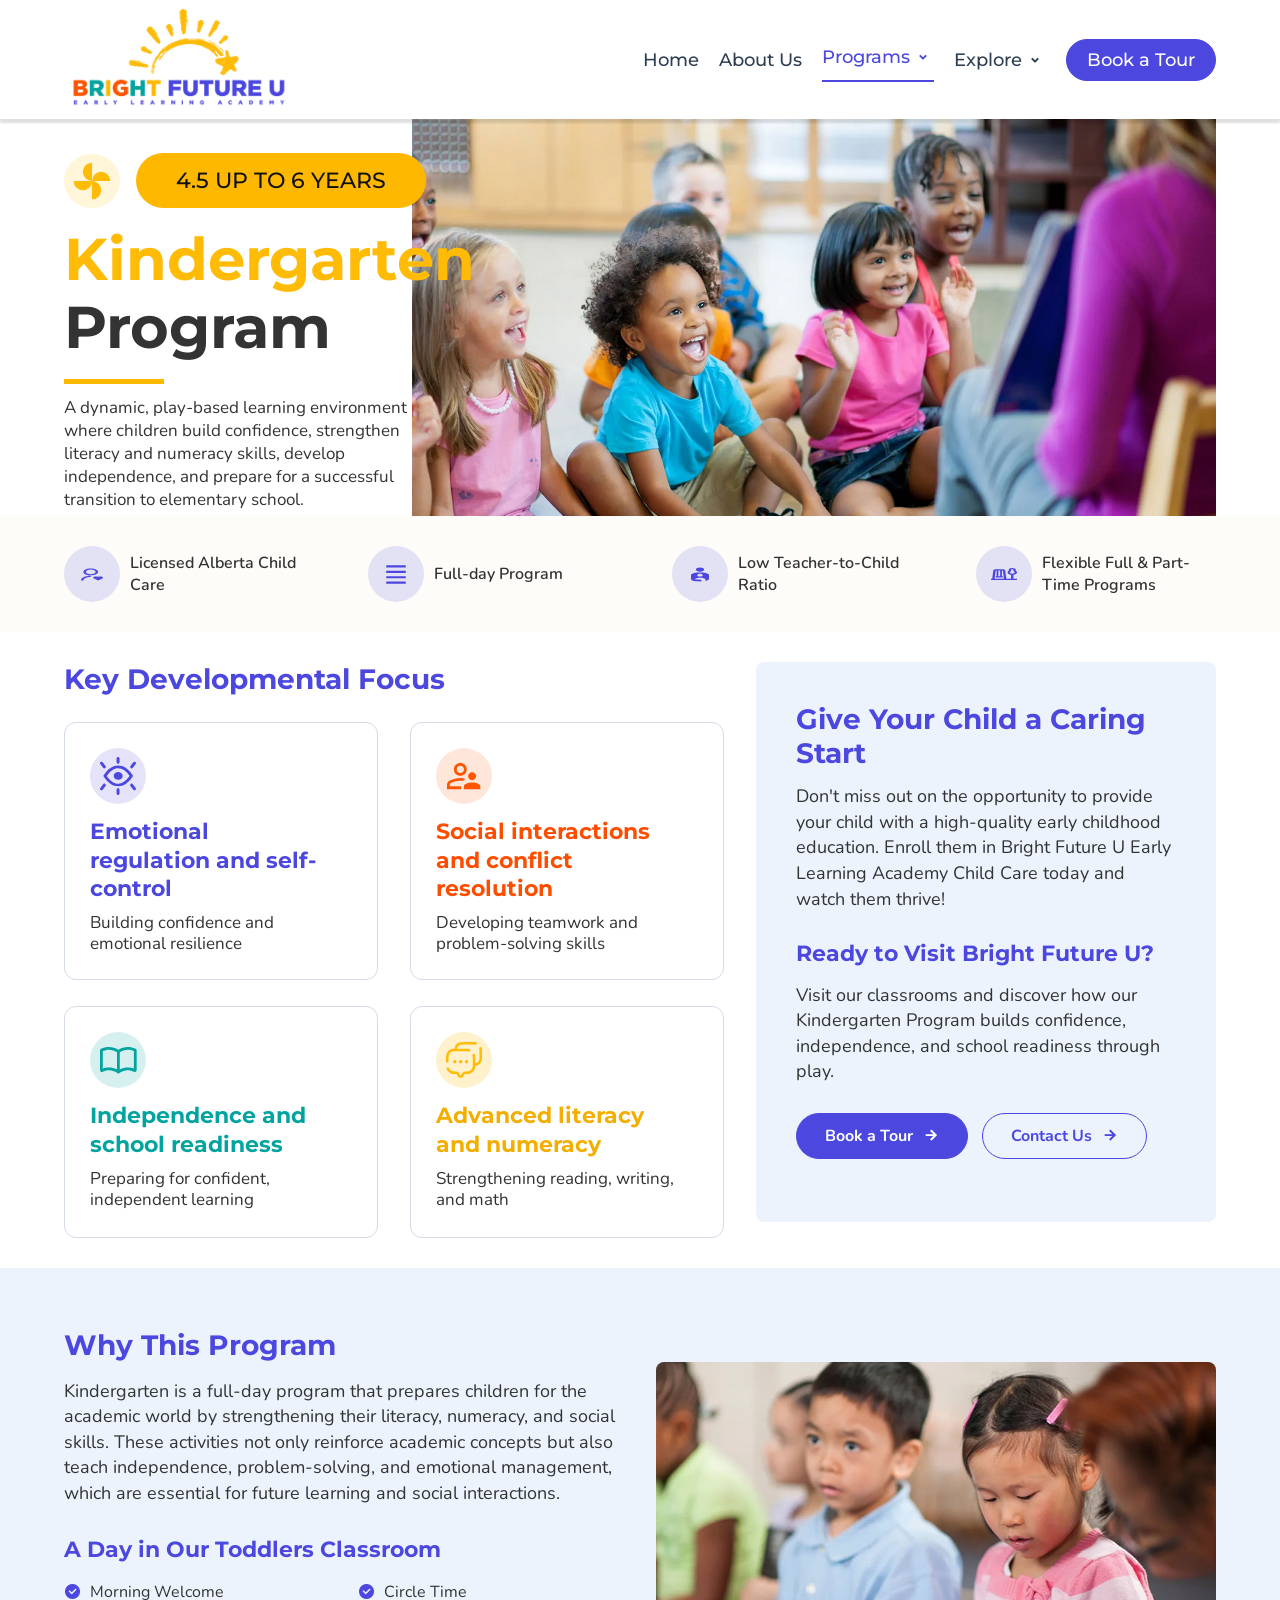
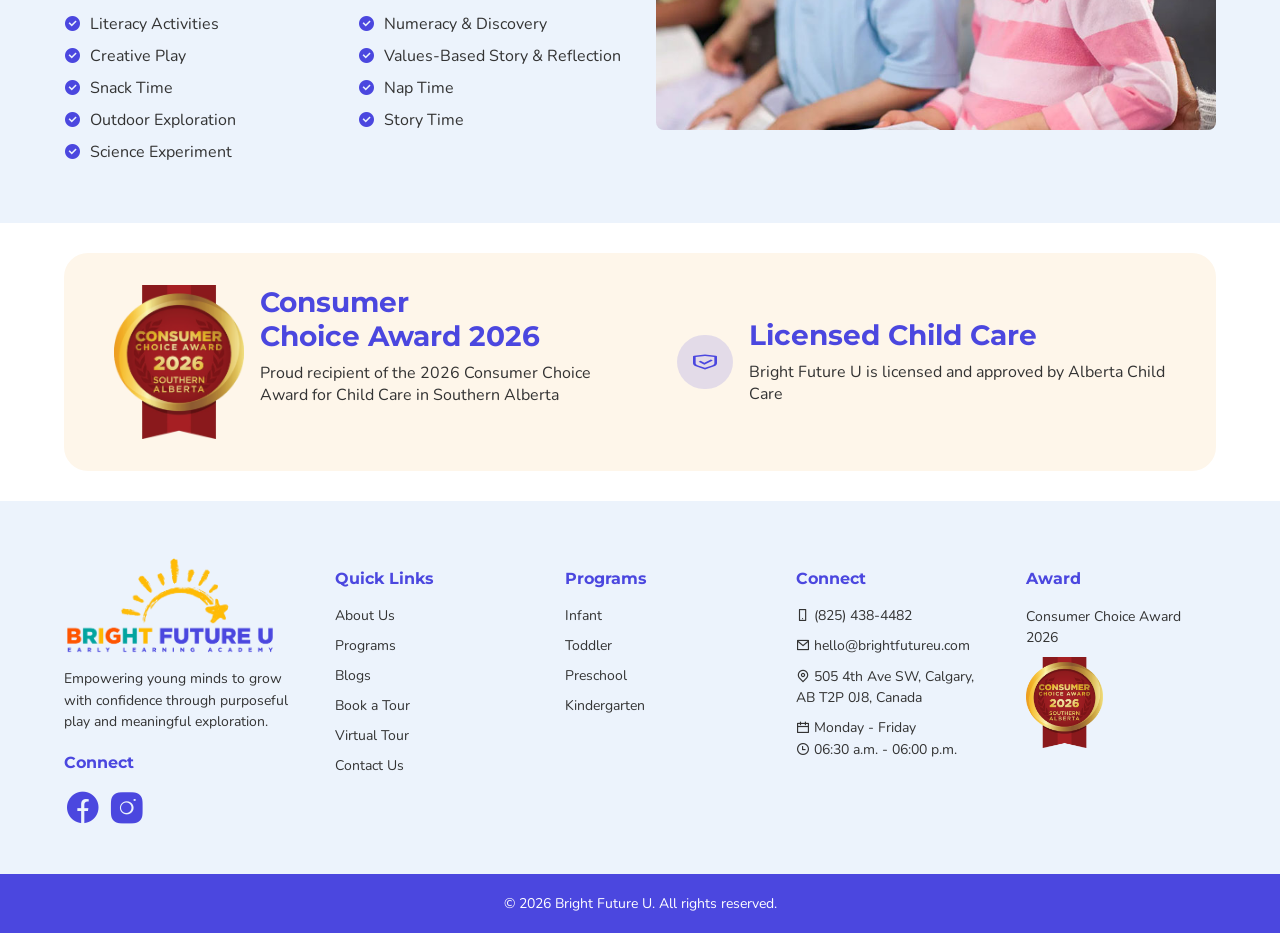
<file: program-kindergarten.html>
<!DOCTYPE html>
<html lang="en">
  <head>
    <meta charset="UTF-8" />
    <meta name="viewport" content="width=device-width, initial-scale=1.0" />
    <title>Kindergarten Program | Bright Future U</title>
    <link rel="icon" type="image/png" href="assets/favicon.png" />
    <link rel="preconnect" href="https://fonts.googleapis.com" />
    <link rel="preconnect" href="https://fonts.gstatic.com" crossorigin />
    <link
      href="https://fonts.googleapis.com/css2?family=Montserrat:wght@500;600;700&family=Nunito:wght@400;500;600;700&display=swap"
      rel="stylesheet"
    />
    <link rel="stylesheet" href="vendor/remixicon/remixicon.css" />
    <link rel="stylesheet" href="styles.css" />
  </head>
  <body>
    <nav class="main-nav" aria-label="Primary navigation">
      <a class="logo" href="index.html" aria-label="Bright Future U home">
        <img src="assets/logo.png" alt="Bright Future U" />
      </a>
      <button class="menu-toggle" type="button" aria-expanded="false" aria-controls="primary-menu">
        <span></span><span></span><span></span>
        <span class="sr-only">Menu</span>
      </button>
      <div class="nav-links" id="primary-menu">
        <a href="index.html">Home</a>
        <a href="about-us.html">About Us</a>
        <div class="nav-dropdown">
          <a class="nav-dropdown-trigger active" href="index.html#programs" aria-haspopup="true" aria-expanded="false">Programs <i class="ri-arrow-drop-down-line" aria-hidden="true"></i></a>
          <div class="nav-dropdown-menu" aria-label="Programs submenu">
            <a href="program-infant.html">Infant</a>
            <a href="program-toddler.html">Toddler</a>
            <a href="program-preschool.html">Preschool</a>
            <a href="program-kindergarten.html">Kindergarten</a>
          </div>
        </div>
        <div class="nav-dropdown">
          <a class="nav-dropdown-trigger" href="" aria-haspopup="true" aria-expanded="false">Explore <i
              class="ri-arrow-drop-down-line" aria-hidden="true"></i></a>
          <div class="nav-dropdown-menu" aria-label="Explore submenu">
            <a href="404.html">Blogs</a>
            <a href="404.html">Events</a>
            <a href="404.html">Virtual Tour</a>
          </div>
        </div>
        <a class="button button-small" href="book-a-tour.html">Book a Tour</a>
      </div>
    </nav>

    <main class="program-page program-page-kindergarten">
      <section class="program-hero" data-node-id="385:1484" data-name="Header">
        <div class="container program-hero-grid">
          <div class="program-hero-copy">
            <div class="program-age-row">
              <span class="program-icon-bubble kindergarten-bubble">
                <img src="assets/toy_kindergarten.svg" alt="" />
              </span>
              <span class="program-age-pill">4.5 up to 6 years</span>
            </div>
            <h1><span>Kindergarten</span> Program</h1>
            <p>A dynamic, play-based learning environment where children build confidence, strengthen literacy and numeracy skills, develop independence, and prepare for a successful transition to elementary school.</p>
          </div>
          <div class="program-hero-media" aria-hidden="true">
            <picture>
              <source media="(max-width: 700px)" srcset="assets/program-banner-preschool-m.jpg" />
              <img src="assets/program-banner-kindergarten-d.jpg" alt="" />
            </picture>
          </div>
        </div>
      </section>

      <section class="section-brand" aria-label="Program highlights">
        <div class="brand-item">
          <span><img src="assets/icon-care.svg" alt="" /></span>
          <p>Licensed Alberta Child Care</p>
        </div>
        <div class="brand-item">
          <span><img src="assets/align-justify.svg" alt="" /></span>
          <p>Full-day Program</p>
        </div>
        <div class="brand-item">
          <span><img src="assets/icon-ratio.svg" alt="" /></span>
          <p>Low Teacher-to-Child Ratio</p>
        </div>
        <div class="brand-item">
          <span><img src="assets/icon-playground.svg" alt="" /></span>
          <p>Flexible Full &amp; Part-Time Programs</p>
        </div>
      </section>

      <section class="program-focus" data-node-id="385:1534" data-name="Seaction - Programs">
        <div class="container program-focus-grid">
          <div>
            <h2>Key Developmental Focus</h2>
            <div class="focus-card-grid">
              <article class="focus-card focus-card-purple">
                <span class="focus-icon">
                  <img src="assets/emotional-icon.svg" />
                </span>
                <h3>Emotional regulation and self-control</h3>
                <p>Building confidence and emotional resilience</p>
              </article>
              <article class="focus-card focus-card-orange">
                <span class="focus-icon">
                  <img src="assets/social-icon.svg" />
                </span>
                <h3>Social interactions and conflict resolution</h3>
                <p>Developing teamwork and problem-solving skills</p>
              </article>
              <article class="focus-card focus-card-teal">
                <span class="focus-icon">
                  
                  <img src="assets/readiness-icon.svg" />
                </span>
                <h3>Independence and school readiness</h3>
                <p>Preparing for confident, independent learning</p>
              </article>
              <article class="focus-card focus-card-yellow">
                <span class="focus-icon ">
                  <img src="assets/advanced-literacy-numeracy.svg" />
                </span>
                <h3>Advanced literacy and numeracy</h3>
                <p>Strengthening reading, writing, and math</p>
              </article>
            </div>
          </div>
          <aside class="program-cta-panel">
            <h2>Give Your Child a Caring Start</h2>
            <p>Don't miss out on the opportunity to provide your child with a high-quality early childhood education. Enroll them in Bright Future U Early Learning Academy Child Care today and watch them thrive!</p>
            <h3>Ready to Visit Bright Future U?</h3>
            <p>Visit our classrooms and discover how our Kindergarten Program builds confidence, independence, and school readiness through play.</p>
            <div class="program-panel-actions">
              <a class="button" href="index.html#tour">Book a Tour <i class="ri-arrow-right-line" aria-hidden="true"></i></a>
              <a class="button button-outline" href="#contact">Contact Us <i class="ri-arrow-right-line" aria-hidden="true"></i></a>
            </div>
          </aside>
        </div>
      </section>

      <section class="program-why" data-node-id="385:1576" data-name="Seaction - Programs">
        <div class="container program-why-grid">
          <div class="program-why-copy">
            <h2>Why This Program</h2>
            <p>Kindergarten is a full-day program that prepares children for the academic world by strengthening their literacy, numeracy, and social skills. These activities not only reinforce academic concepts but also teach independence, problem-solving, and emotional management, which are essential for future learning and social interactions.</p>
            <h3>A Day in Our Toddlers Classroom</h3>
            <ul class="program-check-grid">
               <li><i class="ri-checkbox-circle-fill" aria-hidden="true"></i>Morning Welcome</li>
              <li><i class="ri-checkbox-circle-fill" aria-hidden="true"></i>Circle Time</li>
              <li><i class="ri-checkbox-circle-fill" aria-hidden="true"></i>Literacy Activities</li>
              <li><i class="ri-checkbox-circle-fill" aria-hidden="true"></i>Numeracy & Discovery</li>
              <li><i class="ri-checkbox-circle-fill" aria-hidden="true"></i>Creative Play</li>
              <li><i class="ri-checkbox-circle-fill" aria-hidden="true"></i>Values-Based Story & Reflection</li>
              <li><i class="ri-checkbox-circle-fill" aria-hidden="true"></i>Snack Time</li>
              <li><i class="ri-checkbox-circle-fill" aria-hidden="true"></i>Nap Time</li>
              <li><i class="ri-checkbox-circle-fill" aria-hidden="true"></i>Outdoor Exploration</li>
              <li><i class="ri-checkbox-circle-fill" aria-hidden="true"></i>Story Time </li>
              <li><i class="ri-checkbox-circle-fill" aria-hidden="true"></i>Science Experiment </li>
            </ul>
          </div>
          <img class="program-why-image" src="assets/why-this-program-kindergarten.jpg" alt="Toddlers learning through guided play in a classroom" />
        </div>
      </section>

      <section class="program-awards" data-node-id="385:1611" data-name="Section-Marketing">
        <div class="container awards-card">
          <div class="award-item">
            <img src="assets/about-award.png" alt="Consumer Choice Award 2026 Southern Alberta" />
            <div>
              <h2>Consumer<br />Choice Award 2026</h2>
              <p>Proud recipient of the 2026 Consumer Choice Award for Child Care in Southern Alberta</p>
            </div>
          </div>
          <div class="award-item license-item">
            <span class="icon-bubble"><img src="assets/icon-shield-check.svg" alt="" /></span>
            <div>
              <h2>Licensed Child Care</h2>
              <p>Bright Future U is licensed and approved by Alberta Child Care</p>
            </div>
          </div>
        </div>
      </section>
    </main>

    <footer class="site-footer" id="contact">
      <div class="container footer-grid">
        <div>
          <img class="footer-logo" src="assets/logo.png" alt="Bright Future U" />
          <p>Empowering young minds to grow with confidence through purposeful play and meaningful exploration.</p>
          <h3>Connect</h3>
          <div class="socials"><a href="https://www.facebook.com/profile.php?id=61569810943887" target="_blank"><i class="ri-facebook-circle-fill social-icon"></i></a><a href="https://www.instagram.com/brightfutureucalgary" target="_blank"><i class="ri-instagram-fill social-icon"></i></a></div>
        </div>
        <div><h3>Quick Links</h3><a href="about-us.html">About Us</a><a href="index.html#programs">Programs</a><a href="index.html#blog">Blogs</a><a href="index.html#tour">Book a Tour</a><a href="index.html#tour">Virtual Tour</a><a href="#contact">Contact Us</a></div>
        <div><h3>Programs</h3><a href="program-infant.html">Infant</a><a href="program-toddler.html">Toddler</a><a href="index.html#programs">Preschool</a><a href="index.html#programs">Kindergarten</a></div>
        <div><h3>Connect</h3><a href="tel:8254384482"><i class="ri-smartphone-line"></i> (825) 438-4482</a><a href="mailto:hello@brightfutureu.com"><i class="ri-mail-line"></i> hello@brightfutureu.com</a><p><i class="ri-map-pin-line"></i> 505 4th Ave SW, Calgary, AB T2P 0J8, Canada</p><p><i class="ri-calendar-line"></i> Monday - Friday<br /><i class="ri-time-line"></i> 06:30 a.m. - 06:00 p.m.</p></div>
        <div><h3>Award</h3><p>Consumer Choice Award 2026</p><img class="footer-award" src="assets/award.png" alt="" /></div>
      </div>
      <div class="copyright">&copy; <span data-current-year></span> Bright Future U. All rights reserved.</div>
    </footer>

    <script src="script.js"></script>
  </body>
</html>
</file>
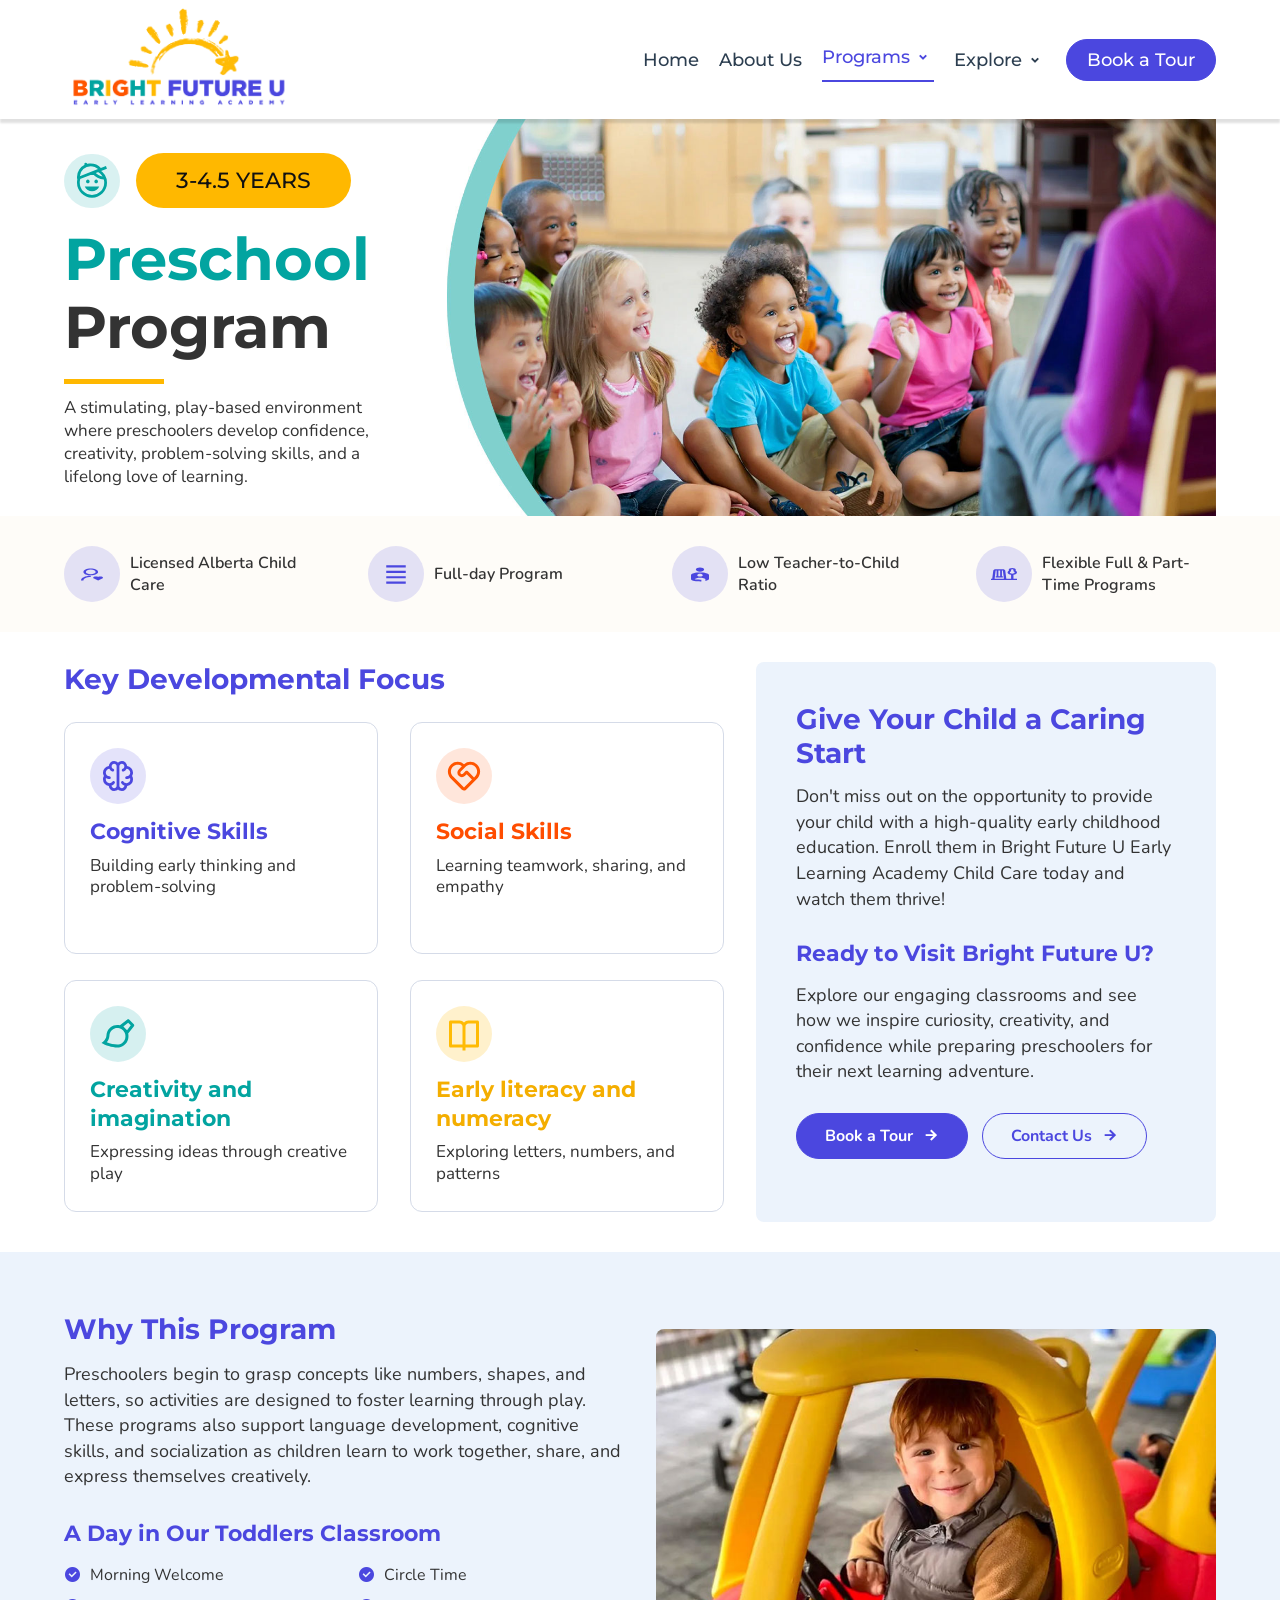
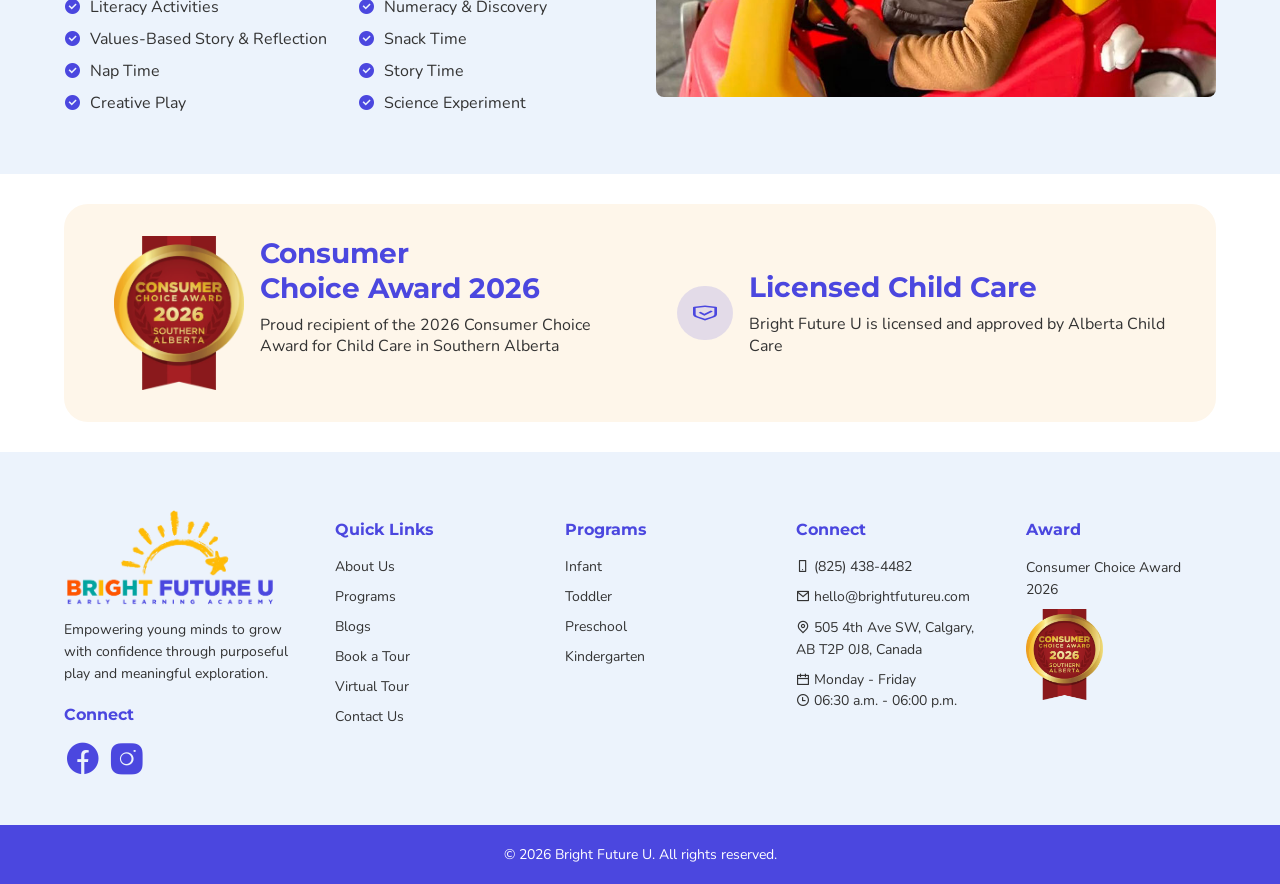
<file: program-preschool.html>
<!DOCTYPE html>
<html lang="en">
  <head>
    <meta charset="UTF-8" />
    <meta name="viewport" content="width=device-width, initial-scale=1.0" />
    <title>Preschool Program | Bright Future U</title>
    <link rel="icon" type="image/png" href="assets/favicon.png" />
    <link rel="preconnect" href="https://fonts.googleapis.com" />
    <link rel="preconnect" href="https://fonts.gstatic.com" crossorigin />
    <link
      href="https://fonts.googleapis.com/css2?family=Montserrat:wght@500;600;700&family=Nunito:wght@400;500;600;700&display=swap"
      rel="stylesheet"
    />
    <link rel="stylesheet" href="vendor/remixicon/remixicon.css" />
    <link rel="stylesheet" href="styles.css" />
  </head>
  <body>
    <nav class="main-nav" aria-label="Primary navigation">
      <a class="logo" href="index.html" aria-label="Bright Future U home">
        <img src="assets/logo.png" alt="Bright Future U" />
      </a>
      <button class="menu-toggle" type="button" aria-expanded="false" aria-controls="primary-menu">
        <span></span><span></span><span></span>
        <span class="sr-only">Menu</span>
      </button>
      <div class="nav-links" id="primary-menu">
        <a href="index.html">Home</a>
        <a href="about-us.html">About Us</a>
        <div class="nav-dropdown">
          <a class="nav-dropdown-trigger active" href="index.html#programs" aria-haspopup="true" aria-expanded="false">Programs <i class="ri-arrow-drop-down-line" aria-hidden="true"></i></a>
          <div class="nav-dropdown-menu" aria-label="Programs submenu">
            <a href="program-infant.html">Infant</a>
            <a href="program-toddler.html">Toddler</a>
            <a href="program-preschool.html">Preschool</a>
            <a href="program-kindergarten.html">Kindergarten</a>
          </div>
        </div>
        <div class="nav-dropdown">
          <a class="nav-dropdown-trigger" href="" aria-haspopup="true" aria-expanded="false">Explore <i
              class="ri-arrow-drop-down-line" aria-hidden="true"></i></a>
          <div class="nav-dropdown-menu" aria-label="Explore submenu">
            <a href="program-infant.html">Blogs</a>
            <a href="program-toddler.html">Events</a>
            <a href="#programs">Virtual Tour</a>
          </div>
        </div>
        <a class="button button-small" href="book-a-tour.html">Book a Tour</a>
      </div>
    </nav>

    <main class="program-page program-page-preschool">
      <section class="program-hero" data-node-id="385:1484" data-name="Header">
        <div class="container program-hero-grid">
          <div class="program-hero-copy">
            <div class="program-age-row">
              <span class="program-icon-bubble preschool-bubble">
                <img src="assets/program-preschool-icon.svg" alt="" />
              </span>
              <span class="program-age-pill">3-4.5 years</span>
            </div>
            <h1><span>Preschool</span> Program</h1>
            <p>A stimulating, play-based environment where preschoolers develop confidence, creativity, problem-solving skills, and a lifelong love of learning.</p>
          </div>
          <div class="program-hero-media" aria-hidden="true">
            <picture>
              <source media="(max-width: 700px)" srcset="assets/program-banner-preschool-m.jpg" />
              <img src="assets/program-banner-preschool-d.jpg" alt="" />
            </picture>
          </div>
        </div>
      </section>

      <section class="section-brand" aria-label="Program highlights">
        <div class="brand-item">
          <span><img src="assets/icon-care.svg" alt="" /></span>
          <p>Licensed Alberta Child Care</p>
        </div>
        <div class="brand-item">
          <span><img src="assets/align-justify.svg" alt="" /></span>
          <p>Full-day Program</p>
        </div>
        <div class="brand-item">
          <span><img src="assets/icon-ratio.svg" alt="" /></span>
          <p>Low Teacher-to-Child Ratio</p>
        </div>
        <div class="brand-item">
          <span><img src="assets/icon-playground.svg" alt="" /></span>
          <p>Flexible Full &amp; Part-Time Programs</p>
        </div>
      </section>

      <section class="program-focus" data-node-id="385:1534" data-name="Seaction - Programs">
        <div class="container program-focus-grid">
          <div>
            <h2>Key Developmental Focus</h2>
            <div class="focus-card-grid">
              <article class="focus-card focus-card-purple">
                <span class="focus-icon">
                  <img src="assets/brain.svg" />
                </span>
                <h3>Cognitive Skills </h3>
                <p>Building early thinking and problem-solving</p>
              </article>
              <article class="focus-card focus-card-orange">
                <span class="focus-icon">
                  <img src="assets/service-line.svg" />
                </span>
                <h3>Social Skills</h3>
                <p>Learning teamwork, sharing, and empathy</p>
              </article>
              <article class="focus-card focus-card-teal">
                <span class="focus-icon">
                  
                  <img src="assets/brush-line.svg" />
                </span>
                <h3>Creativity and imagination</h3>
                <p>Expressing ideas through creative play</p>
              </article>
              <article class="focus-card focus-card-yellow">
                <span class="focus-icon">
                  <img src="assets/book-open-line.svg" />
                </span>
                <h3>Early literacy and numeracy</h3>
                <p>Exploring letters, numbers, and patterns</p>
              </article>
            </div>
          </div>
          <aside class="program-cta-panel">
            <h2>Give Your Child a Caring Start</h2>
            <p>Don't miss out on the opportunity to provide your child with a high-quality early childhood education. Enroll them in Bright Future U Early Learning Academy Child Care today and watch them thrive!</p>
            <h3>Ready to Visit Bright Future U?</h3>
            <p>Explore our engaging classrooms and see how we inspire curiosity, creativity, and confidence while preparing preschoolers for their next learning adventure.</p>
            <div class="program-panel-actions">
              <a class="button" href="index.html#tour">Book a Tour <i class="ri-arrow-right-line" aria-hidden="true"></i></a>
              <a class="button button-outline" href="#contact">Contact Us <i class="ri-arrow-right-line" aria-hidden="true"></i></a>
            </div>
          </aside>
        </div>
      </section>

      <section class="program-why" data-node-id="385:1576" data-name="Seaction - Programs">
        <div class="container program-why-grid">
          <div class="program-why-copy">
            <h2>Why This Program</h2>
            <p>Preschoolers begin to grasp concepts like numbers, shapes, and letters, so activities are designed to foster learning through play. These programs also support language development, cognitive skills, and socialization as children learn to work together, share, and express themselves creatively.</p>
            <h3>A Day in Our Toddlers Classroom</h3>
            <ul class="program-check-grid">
              <li><i class="ri-checkbox-circle-fill" aria-hidden="true"></i>Morning Welcome</li>
              <li><i class="ri-checkbox-circle-fill" aria-hidden="true"></i>Circle Time</li>
              <li><i class="ri-checkbox-circle-fill" aria-hidden="true"></i>Literacy Activities</li>
              <li><i class="ri-checkbox-circle-fill" aria-hidden="true"></i>Numeracy & Discovery</li>
              <li><i class="ri-checkbox-circle-fill" aria-hidden="true"></i>Values-Based Story & Reflection</li>
              <li><i class="ri-checkbox-circle-fill" aria-hidden="true"></i>Snack Time</li>
              <li><i class="ri-checkbox-circle-fill" aria-hidden="true"></i>Nap Time</li>
              <li><i class="ri-checkbox-circle-fill" aria-hidden="true"></i>Story Time</li>
              <li><i class="ri-checkbox-circle-fill" aria-hidden="true"></i>Creative Play</li>
              <li><i class="ri-checkbox-circle-fill" aria-hidden="true"></i>Science Experiment </li>
            </ul>
          </div>
          <img class="program-why-image" src="assets/why-this-program-preschool.jpg" alt="Toddlers learning through guided play in a classroom" />
        </div>
      </section>

      <section class="program-awards" data-node-id="385:1611" data-name="Section-Marketing">
        <div class="container awards-card">
          <div class="award-item">
            <img src="assets/about-award.png" alt="Consumer Choice Award 2026 Southern Alberta" />
            <div>
              <h2>Consumer<br />Choice Award 2026</h2>
              <p>Proud recipient of the 2026 Consumer Choice Award for Child Care in Southern Alberta</p>
            </div>
          </div>
          <div class="award-item license-item">
            <span class="icon-bubble"><img src="assets/icon-shield-check.svg" alt="" /></span>
            <div>
              <h2>Licensed Child Care</h2>
              <p>Bright Future U is licensed and approved by Alberta Child Care</p>
            </div>
          </div>
        </div>
      </section>
    </main>

    <footer class="site-footer" id="contact">
      <div class="container footer-grid">
        <div>
          <img class="footer-logo" src="assets/logo.png" alt="Bright Future U" />
          <p>Empowering young minds to grow with confidence through purposeful play and meaningful exploration.</p>
          <h3>Connect</h3>
          <div class="socials"><a href="https://www.facebook.com/profile.php?id=61569810943887" target="_blank"><i class="ri-facebook-circle-fill social-icon"></i></a><a href="https://www.instagram.com/brightfutureucalgary" target="_blank"><i class="ri-instagram-fill social-icon"></i></a></div>
        </div>
        <div><h3>Quick Links</h3><a href="about-us.html">About Us</a><a href="index.html#programs">Programs</a><a href="index.html#blog">Blogs</a><a href="index.html#tour">Book a Tour</a><a href="index.html#tour">Virtual Tour</a><a href="#contact">Contact Us</a></div>
        <div><h3>Programs</h3><a href="program-infant.html">Infant</a><a href="program-toddler.html">Toddler</a><a href="index.html#programs">Preschool</a><a href="index.html#programs">Kindergarten</a></div>
        <div><h3>Connect</h3><a href="tel:8254384482"><i class="ri-smartphone-line"></i> (825) 438-4482</a><a href="mailto:hello@brightfutureu.com"><i class="ri-mail-line"></i> hello@brightfutureu.com</a><p><i class="ri-map-pin-line"></i> 505 4th Ave SW, Calgary, AB T2P 0J8, Canada</p><p><i class="ri-calendar-line"></i> Monday - Friday<br /><i class="ri-time-line"></i> 06:30 a.m. - 06:00 p.m.</p></div>
        <div><h3>Award</h3><p>Consumer Choice Award 2026</p><img class="footer-award" src="assets/award.png" alt="" /></div>
      </div>
      <div class="copyright">&copy; <span data-current-year></span> Bright Future U. All rights reserved.</div>
    </footer>

    <script src="script.js"></script>
  </body>
</html>
</file>
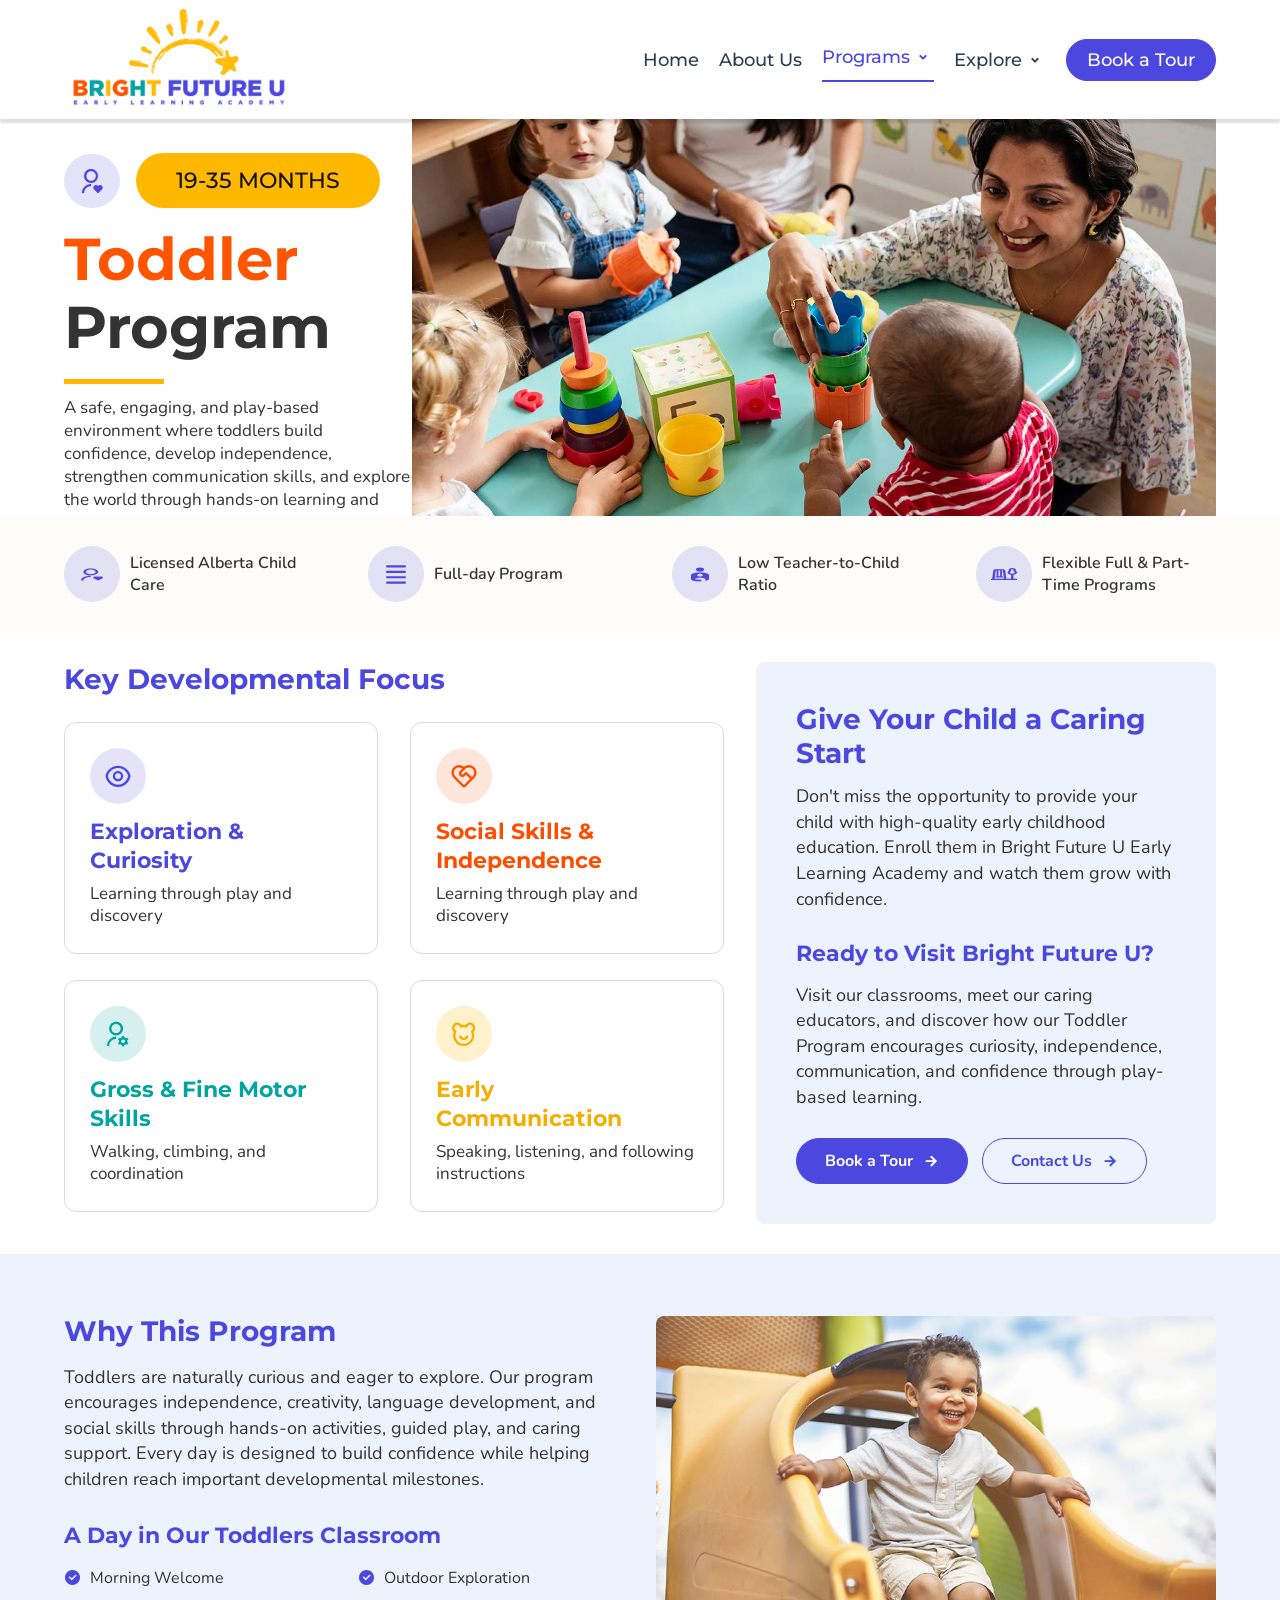
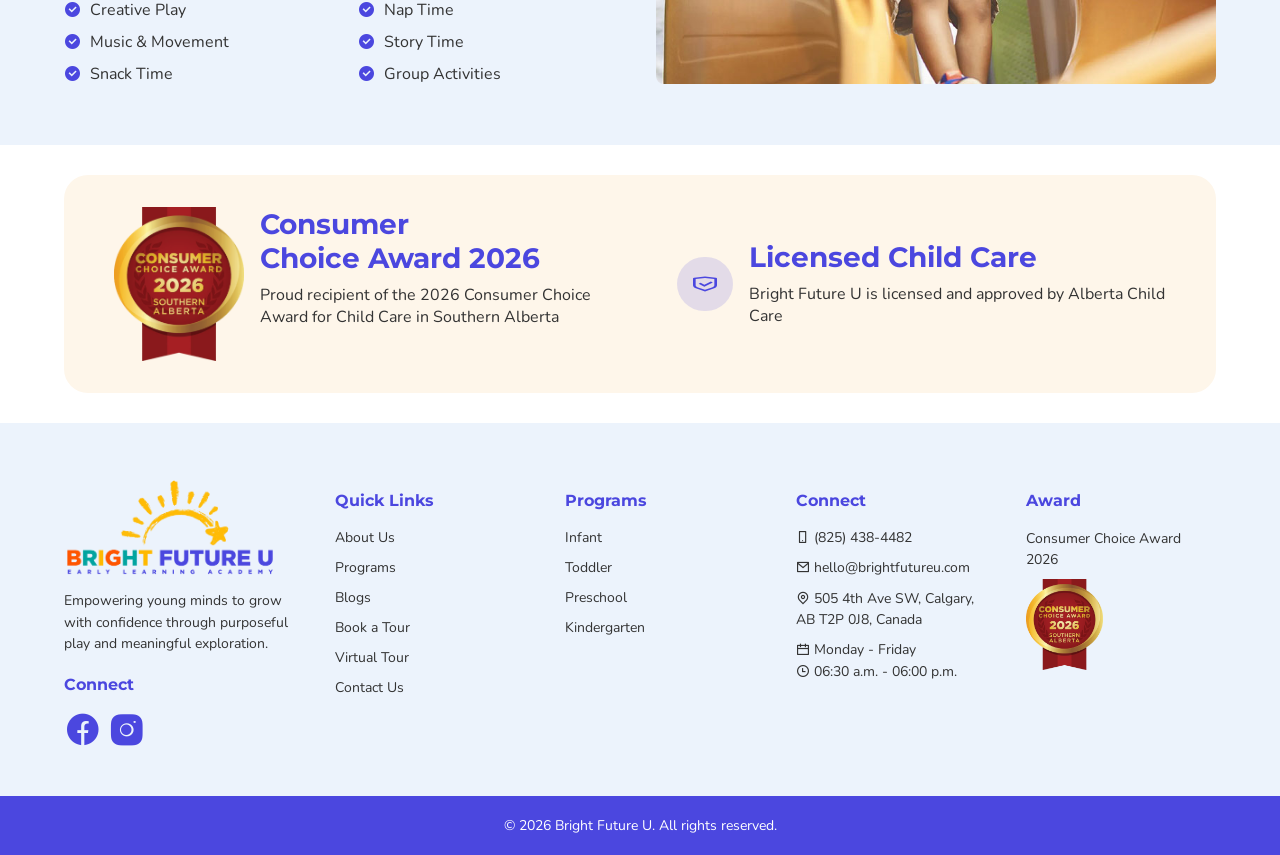
<file: program-toddler.html>
<!DOCTYPE html>
<html lang="en">
  <head>
    <meta charset="UTF-8" />
    <meta name="viewport" content="width=device-width, initial-scale=1.0" />
    <title>Toddler Program | Bright Future U</title>
    <link rel="icon" type="image/png" href="assets/favicon.png" />
    <link rel="preconnect" href="https://fonts.googleapis.com" />
    <link rel="preconnect" href="https://fonts.gstatic.com" crossorigin />
    <link
      href="https://fonts.googleapis.com/css2?family=Montserrat:wght@500;600;700&family=Nunito:wght@400;500;600;700&display=swap"
      rel="stylesheet"
    />
    <link rel="stylesheet" href="vendor/remixicon/remixicon.css" />
    <link rel="stylesheet" href="styles.css" />
  </head>
  <body>
    <nav class="main-nav" aria-label="Primary navigation">
      <a class="logo" href="index.html" aria-label="Bright Future U home">
        <img src="assets/logo.png" alt="Bright Future U" />
      </a>
      <button class="menu-toggle" type="button" aria-expanded="false" aria-controls="primary-menu">
        <span></span><span></span><span></span>
        <span class="sr-only">Menu</span>
      </button>
      <div class="nav-links" id="primary-menu">
        <a href="index.html">Home</a>
        <a href="about-us.html">About Us</a>
        <div class="nav-dropdown">
          <a class="nav-dropdown-trigger active" href="index.html#programs" aria-haspopup="true" aria-expanded="false">Programs <i class="ri-arrow-drop-down-line" aria-hidden="true"></i></a>
          <div class="nav-dropdown-menu" aria-label="Programs submenu">
            <a href="program-infant.html">Infant</a>
            <a href="program-toddler.html">Toddler</a>
            <a href="program-preschool.html">Preschool</a>
            <a href="program-kindergarten.html">Kindergarten</a>
          </div>
        </div>
        <div class="nav-dropdown">
          <a class="nav-dropdown-trigger" href="" aria-haspopup="true" aria-expanded="false">Explore <i
              class="ri-arrow-drop-down-line" aria-hidden="true"></i></a>
          <div class="nav-dropdown-menu" aria-label="Explore submenu">
            <a href="program-infant.html">Blogs</a>
            <a href="program-toddler.html">Events</a>
            <a href="#programs">Virtual Tour</a>
          </div>
        </div>
        <a class="button button-small" href="book-a-tour.html">Book a Tour</a>
      </div>
    </nav>

    <main class="program-page program-page-toddler">
      <section class="program-hero" data-node-id="385:1484" data-name="Header">
        <div class="container program-hero-grid">
          <div class="program-hero-copy">
            <div class="program-age-row">
              <span class="program-icon-bubble"><i class="ri-user-heart-line" aria-hidden="true"></i></span>
              <span class="program-age-pill">19-35 months</span>
            </div>
            <h1><span>Toddler</span> Program</h1>
            <p>A safe, engaging, and play-based environment where toddlers build confidence, develop independence, strengthen communication skills, and explore the world through hands-on learning and meaningful play.</p>
          </div>
          <div class="program-hero-media" aria-hidden="true">
            <picture>
              <source media="(max-width: 700px)" srcset="assets/program-toddler-banner-mobile.jpg" />
              <img src="assets/program-toddler-banner.jpg" alt="" />
            </picture>
          </div>
        </div>
      </section>

      <section class="section-brand" aria-label="Program highlights">
        <div class="brand-item">
          <span><img src="assets/icon-care.svg" alt="" /></span>
          <p>Licensed Alberta Child Care</p>
        </div>
        <div class="brand-item">
          <span><img src="assets/align-justify.svg" alt="" /></span>
          <p>Full-day Program</p>
        </div>
        <div class="brand-item">
          <span><img src="assets/icon-ratio.svg" alt="" /></span>
          <p>Low Teacher-to-Child Ratio</p>
        </div>
        <div class="brand-item">
          <span><img src="assets/icon-playground.svg" alt="" /></span>
          <p>Flexible Full &amp; Part-Time Programs</p>
        </div>
      </section>

      <section class="program-focus" data-node-id="385:1534" data-name="Seaction - Programs">
        <div class="container program-focus-grid">
          <div>
            <h2>Key Developmental Focus</h2>
            <div class="focus-card-grid">
              <article class="focus-card focus-card-purple">
                <span class="focus-icon"><i class="ri-eye-line" aria-hidden="true"></i></span>
                <h3>Exploration &amp; Curiosity</h3>
                <p>Learning through play and discovery</p>
              </article>
              <article class="focus-card focus-card-orange">
                <span class="focus-icon"><i class="ri-service-line" aria-hidden="true"></i></span>
                <h3>Social Skills &amp; Independence</h3>
                <p>Learning through play and discovery</p>
              </article>
              <article class="focus-card focus-card-teal">
                <span class="focus-icon"><i class="ri-user-settings-line" aria-hidden="true"></i></span>
                <h3>Gross &amp; Fine Motor Skills</h3>
                <p>Walking, climbing, and coordination</p>
              </article>
              <article class="focus-card focus-card-yellow">
                <span class="focus-icon"><i class="ri-bear-smile-line" aria-hidden="true"></i></span>
                <h3>Early Communication</h3>
                <p>Speaking, listening, and following instructions</p>
              </article>
            </div>
          </div>
          <aside class="program-cta-panel">
            <h2>Give Your Child a Caring Start</h2>
            <p>Don't miss the opportunity to provide your child with high-quality early childhood education. Enroll them in Bright Future U Early Learning Academy and watch them grow with confidence.</p>
            <h3>Ready to Visit Bright Future U?</h3>
            <p>Visit our classrooms, meet our caring educators, and discover how our Toddler Program encourages curiosity, independence, communication, and confidence through play-based learning.</p>
            <div class="program-panel-actions">
              <a class="button" href="index.html#tour">Book a Tour <i class="ri-arrow-right-line" aria-hidden="true"></i></a>
              <a class="button button-outline" href="#contact">Contact Us <i class="ri-arrow-right-line" aria-hidden="true"></i></a>
            </div>
          </aside>
        </div>
      </section>

      <section class="program-why" data-node-id="385:1576" data-name="Seaction - Programs">
        <div class="container program-why-grid">
          <div class="program-why-copy">
            <h2>Why This Program</h2>
            <p>Toddlers are naturally curious and eager to explore. Our program encourages independence, creativity, language development, and social skills through hands-on activities, guided play, and caring support. Every day is designed to build confidence while helping children reach important developmental milestones.</p>
            <h3>A Day in Our Toddlers Classroom</h3>
            <ul class="program-check-grid">
              <li><i class="ri-checkbox-circle-fill" aria-hidden="true"></i>Morning Welcome</li>
              <li><i class="ri-checkbox-circle-fill" aria-hidden="true"></i>Outdoor Exploration</li>
              <li><i class="ri-checkbox-circle-fill" aria-hidden="true"></i>Creative Play</li>
              <li><i class="ri-checkbox-circle-fill" aria-hidden="true"></i>Nap Time</li>
              <li><i class="ri-checkbox-circle-fill" aria-hidden="true"></i>Music &amp; Movement</li>
              <li><i class="ri-checkbox-circle-fill" aria-hidden="true"></i>Story Time</li>
              <li><i class="ri-checkbox-circle-fill" aria-hidden="true"></i>Snack Time</li>
              <li><i class="ri-checkbox-circle-fill" aria-hidden="true"></i>Group Activities</li>
            </ul>
          </div>
          <img class="program-why-image" src="assets/why-this-program-toddler.jpg" alt="Toddlers learning through guided play in a classroom" />
        </div>
      </section>

      <section class="program-awards" data-node-id="385:1611" data-name="Section-Marketing">
        <div class="container awards-card">
          <div class="award-item">
            <img src="assets/about-award.png" alt="Consumer Choice Award 2026 Southern Alberta" />
            <div>
              <h2>Consumer<br />Choice Award 2026</h2>
              <p>Proud recipient of the 2026 Consumer Choice Award for Child Care in Southern Alberta</p>
            </div>
          </div>
          <div class="award-item license-item">
            <span class="icon-bubble"><img src="assets/icon-shield-check.svg" alt="" /></span>
            <div>
              <h2>Licensed Child Care</h2>
              <p>Bright Future U is licensed and approved by Alberta Child Care</p>
            </div>
          </div>
        </div>
      </section>
    </main>

    <footer class="site-footer" id="contact">
      <div class="container footer-grid">
        <div>
          <img class="footer-logo" src="assets/logo.png" alt="Bright Future U" />
          <p>Empowering young minds to grow with confidence through purposeful play and meaningful exploration.</p>
          <h3>Connect</h3>
          <div class="socials"><a href="https://www.facebook.com/profile.php?id=61569810943887" target="_blank"><i class="ri-facebook-circle-fill social-icon"></i></a><a href="https://www.instagram.com/brightfutureucalgary" target="_blank"><i class="ri-instagram-fill social-icon"></i></a></div>
        </div>
        <div><h3>Quick Links</h3><a href="about-us.html">About Us</a><a href="index.html#programs">Programs</a><a href="index.html#blog">Blogs</a><a href="index.html#tour">Book a Tour</a><a href="index.html#tour">Virtual Tour</a><a href="#contact">Contact Us</a></div>
        <div><h3>Programs</h3><a href="program-infant.html">Infant</a><a href="program-toddler.html">Toddler</a><a href="index.html#programs">Preschool</a><a href="index.html#programs">Kindergarten</a></div>
        <div><h3>Connect</h3><a href="tel:8254384482"><i class="ri-smartphone-line"></i> (825) 438-4482</a><a href="mailto:hello@brightfutureu.com"><i class="ri-mail-line"></i> hello@brightfutureu.com</a><p><i class="ri-map-pin-line"></i> 505 4th Ave SW, Calgary, AB T2P 0J8, Canada</p><p><i class="ri-calendar-line"></i> Monday - Friday<br /><i class="ri-time-line"></i> 06:30 a.m. - 06:00 p.m.</p></div>
        <div><h3>Award</h3><p>Consumer Choice Award 2026</p><img class="footer-award" src="assets/award.png" alt="" /></div>
      </div>
      <div class="copyright">&copy; <span data-current-year></span> Bright Future U. All rights reserved.</div>
    </footer>

    <script src="script.js"></script>
  </body>
</html>
</file>
<file: styles.css>
:root {
  --primary: #4b47df;
  --primary-hover: rgb(2, 164, 160);
  --primary-75: rgba(75, 71, 223, 0.75);
  --accent: rgb(2, 164, 160);
  --ink: #333333;
  --muted: #333333;
  --soft: #f6f5fd;
  --blue-soft: #ecf3fc;
  --line: #d5dbe8;
  --yellow: #ffd163;
  --white: #fff;
  --container: min(1152px, calc(100vw - 40px));
}

* {
  box-sizing: border-box;
}
html {
  scroll-behavior: smooth;
}
body {
  margin: 0;
  color: var(--ink);
  font-family: "Nunito", Arial, sans-serif;
  background: #ffffff;
  padding-top: 119px;
}
a {
  color: inherit;
  text-decoration: none;
}
img {
  display: block;
  max-width: 100%;
}
.sr-only {
  position: absolute;
  width: 1px;
  height: 1px;
  overflow: hidden;
  clip: rect(0, 0, 0, 0);
}
.container {
  width: var(--container);
  margin: 0 auto;
}

h1,
h2,
h3 {
  font-family: "Montserrat", Arial, sans-serif;
  margin: 0;
  color: var(--ink);
  letter-spacing: 0;
}
h1 {
  font-size: clamp(2.375rem, 4.2vw, 2.875rem);
  line-height: 1.08;
  font-weight: 700;
}
h1 span {
  display: block;
  color: var(--primary);
}
h2 {
  font-size: clamp(1.5625rem, 2.4vw, 1.75rem);
  line-height: 1.22;
  font-weight: 700;
  color: var(--primary);
}
h3 {
  font-size: 1.125rem;
  line-height: 1.3;
}
p {
  margin: 0;
  line-height: 1.55;
}
.muted,
.section-heading p,
.event-card p,
.blog-card p {
  color: var(--muted);
}

.social-icon {
  font-size: 2.25rem;
  color: #4b47df;
  line-height: 1;
}

.mb-20 {
  margin-bottom: 20px;
}

.button {
  display: inline-flex;
  min-height: 44px;
  align-items: center;
  justify-content: center;
  border-radius: 999px;
  border: 1px solid var(--primary);
  background: var(--primary);
  color: white;
  padding: 12px 28px;
  font-weight: 700;
  transition:
    transform 0.2s ease,
    box-shadow 0.2s ease,
    background 0.2s ease,
    border-color 0.2s ease,
    color 0.2s ease;
}
.button:hover {
  background: var(--primary-hover);
  border-color: var(--accent);
  color: var(--white);
  transform: translateY(-1px);
  box-shadow: 0 10px 24px rgba(75, 71, 223, 0.18);
}
.button-outline {
  color: var(--primary);
  background: transparent;
}
.button-outline:hover {
  background: var(--primary-hover);
  border-color: var(--primary-hover);
  color: #fff;
}
.button-light {
  background: #fff;
  color: var(--primary);
  border-color: #fff;
}
.button-light:hover {
  background: var(--primary-hover);
  border-color: var(--primary-hover);
  color: #fff;
}
.button-small {
  min-height: 42px;
  padding: 9px 20px;
  font-family: "Montserrat", Arial, sans-serif;
  font-size: 1.125rem;
  font-weight: 500;
}

.site-header {
  min-height: 521px;
  background-image:
    linear-gradient(
      90deg,
      rgba(255, 255, 255, 0.98) 0 39%,
      rgba(255, 255, 255, 0.73) 50%,
      rgba(255, 255, 255, 0) 72%
    ),
    url("assets/header.png");
  background-position:
    center,
    right center;
  background-size:
    cover,
    auto 134%;
  background-repeat: no-repeat;
}
.main-nav {
  height: 119px;
  width: 100%;
  display: flex;
  align-items: center;
  justify-content: space-between;
  padding: 0 max(20px, calc((100vw - 1152px) / 2));
  background: #fff;
  box-shadow: 0 4px 2px rgba(0, 0, 0, 0.12);
  position: fixed;
  top: 0;
  left: 0;
  z-index: 1000;
  transition:
    background 0.2s ease,
    box-shadow 0.2s ease,
    backdrop-filter 0.2s ease;
}
.main-nav.is-scrolled {
  background: rgba(255, 255, 255, 0.72);
  backdrop-filter: blur(18px);
  -webkit-backdrop-filter: blur(18px);
  box-shadow: 0 8px 24px rgba(0, 0, 0, 0.1);
}
.logo img {
  width: 236px;
  height: 119px;
  object-fit: contain;
}
.nav-links {
  display: flex;
  align-items: center;
  justify-content: flex-end;
  gap: 20px;
  font-family: "Montserrat", Arial, sans-serif;
  font-size: 1.125rem;
  font-weight: 500;
  color: #2c3e50;
}
.nav-links a:not(.button):hover {
  color: var(--primary);
}
.nav-links a.active {
  color: var(--primary);
  border-bottom: 2px solid var(--primary);
  padding-bottom: 4px;
}
.nav-dropdown {
  position: relative;
}
.nav-dropdown-trigger {
  display: inline-flex;
  align-items: center;
  gap: 2px;
  min-height: 44px;
}
.nav-dropdown-trigger i {
  font-size: 1.375rem;
  line-height: 1;
  transition: transform 0.18s ease;
}
.nav-dropdown:hover .nav-dropdown-trigger i,
.nav-dropdown:focus-within .nav-dropdown-trigger i {
  transform: rotate(180deg);
}
.nav-dropdown-menu {
  position: absolute;
  top: 100%;
  left: 50%;
  z-index: 1001;
  min-width: 150px;
  display: grid;
  gap: 2px;
  padding: 10px;
  border: 1px solid rgba(75, 71, 223, 0.14);
  border-radius: 8px;
  background: #fff;
  box-shadow: 0 14px 30px rgba(0, 0, 0, 0.12);
  opacity: 0;
  pointer-events: none;
  transform: translate(-50%, 8px);
  transition:
    opacity 0.18s ease,
    transform 0.18s ease;
}
.nav-dropdown:hover .nav-dropdown-menu,
.nav-dropdown:focus-within .nav-dropdown-menu {
  opacity: 1;
  pointer-events: auto;
  transform: translate(-50%, 0);
}
.nav-dropdown-menu a {
  display: block;
  padding: 9px 12px;
  border-radius: 6px;
  white-space: nowrap;
}
.nav-dropdown-menu a:hover,
.nav-dropdown-menu a:focus {
  background: var(--soft);
  color: var(--primary);
}
.menu-toggle {
  display: none;
  width: 44px;
  height: 44px;
  border: 0;
  background: transparent;
  padding: 9px;
}
.menu-toggle span:not(.sr-only) {
  display: block;
  height: 2px;
  background: var(--ink);
  margin: 6px 0;
}

.hero {
  width: var(--container);
  margin: 0 auto;
  padding-top: 50px;
}
.hero-copy {
  max-width: 540px;
  display: grid;
  gap: 24px;
}
.hero-copy > p {
  max-width: 536px;
  font-size: 1.125rem;
  font-weight: 500;
}
.hero-actions {
  display: flex;
  gap: 10px;
  flex-wrap: wrap;
}
.hero-actions .button {
  min-height: 67px;
  padding: 20px 50px;
  font-size: 1.25rem;
}
.award {
  display: flex;
  align-items: center;
  gap: 10px;
  margin-top: 10px;
}
.award img {
  width: 77px;
  height: 91px;
  object-fit: contain;
}
.award strong {
  display: block;
  color: var(--accent);
  font-family: "Montserrat", Arial, sans-serif;
  font-size: 1rem;
}
.award span {
  display: block;
  color: #000;
  font-size: 1rem;
}

.section-brand {
  min-height: 116px;
  padding: 30px max(20px, calc((100vw - 1152px) / 2));
  background: #fefcf8;
  display: grid;
  grid-template-columns: repeat(4, 240px);
  justify-content: space-between;
  gap: 10px;
  align-items: center;
}
.brand-item {
  width: 240px;
  min-height: 56px;
  display: flex;
  align-items: center;
  gap: 10px;
  min-width: 0;
}
.brand-item span {
  width: 56px;
  height: 56px;
  border-radius: 999px;
  background: rgba(75, 71, 223, 0.15);
  display: grid;
  place-items: center;
  flex: 0 0 56px;
}
.brand-item img {
  width: 30px;
  height: 30px;
  object-fit: contain;
}
.brand-item:first-child img,
.brand-item:nth-child(2) img {
  width: 26px;
  height: 28px;
}
.brand-item:nth-child(4) img {
  width: 28px;
  height: 26px;
}
.brand-item p {
  color: var(--ink);
  font-size: 1rem;
  font-weight: 600;
  line-height: 1.375;
}

section {
  padding: 30px 0;
}
.section-band {
  background: var(--soft);
}
.two-col {
  display: grid;
  grid-template-columns: minmax(0, 1fr) 550px;
  gap: 32px;
  align-items: center;
}
.eyebrow {
  color: var(--accent);
  font-family: "Montserrat", Arial, sans-serif;
  font-size: 1.375rem;
  font-weight: 500;
  margin-bottom: 12px;
}
.check-list {
  list-style: none;
  padding: 16px 0 18px;
  margin: 0;
  display: grid;
  gap: 8px;
}
.check-list li,
.cta-card li {
  min-height: 28px;
  display: flex;
  align-items: center;
  gap: 6px;
  font-size: 1.25rem;
}
.check-list i,
.cta-card i {
  color: var(--primary);
  font-size: 1.5rem;
  line-height: 1;
  flex: 0 0 24px;
}
.rounded-media {
  width: 550px;
  height: 450px;
  object-fit: cover;
  border-radius: 8px;
}

.video-feature {
  background: #fff;
}
.feature-card {
  min-height: 346px;
  background: var(--blue-soft);
  border-radius: 8px;
  padding: 48px;
  display: grid;
  grid-template-columns: minmax(0, 1fr) 401px;
  gap: 32px;
  align-items: center;
}
.feature-card p {
  margin: 12px 0 24px;
  font-size: 1.25rem;
}
.video-thumb {
  position: relative;
  border-radius: 8px;
  overflow: hidden;
}
.video-thumb img {
  width: 400px;
  height: 250px;
  object-fit: cover;
}
.video-play {
  position: absolute;
  inset: 0;
  width: 100%;
  height: 100%;
  border: 0;
  background: rgba(0, 0, 0, 0.08);
  cursor: pointer;
  display: grid;
  place-items: center;
  transition: background 0.2s ease;
}
.video-play::before {
  content: "";
  width: 56px;
  height: 56px;
  border-radius: 999px;
  background: #fff;
  box-shadow: 0 10px 24px rgba(0, 0, 0, 0.18);
  position: absolute;
  inset: 50% auto auto 50%;
  transform: translate(-50%, -50%);
  transition:
    transform 0.2s ease,
    box-shadow 0.2s ease;
}
.video-play span {
  position: relative;
  z-index: 1;
  width: 0;
  height: 0;
  border-top: 10px solid transparent;
  border-bottom: 10px solid transparent;
  border-left: 15px solid var(--primary);
  margin-left: 4px;
}
.video-play:hover {
  background: rgba(0, 0, 0, 0.16);
}
.video-play:hover::before {
  transform: translate(-50%, -50%) scale(1.06);
  box-shadow: 0 14px 30px rgba(0, 0, 0, 0.22);
}

body.video-modal-open {
  overflow: hidden;
}
.video-modal {
  position: fixed;
  inset: 0;
  z-index: 2000;
  display: none;
  align-items: center;
  justify-content: center;
  padding: 24px;
}
.video-modal.is-open {
  display: flex;
}
.video-modal-backdrop {
  position: absolute;
  inset: 0;
  background: rgba(17, 24, 39, 0.72);
}
.video-modal-dialog {
  position: relative;
  z-index: 1;
  width: min(920px, 100%);
  background: #111827;
  border-radius: 8px;
  box-shadow: 0 24px 70px rgba(0, 0, 0, 0.35);
}
.video-modal-close {
  position: absolute;
  right: -14px;
  top: -14px;
  width: 44px;
  height: 44px;
  border: 0;
  border-radius: 999px;
  background: #fff;
  color: var(--primary);
  cursor: pointer;
  display: grid;
  place-items: center;
  box-shadow: 0 12px 28px rgba(0, 0, 0, 0.24);
}
.video-modal-close i {
  font-size: 1.625rem;
  line-height: 1;
}
.video-modal-frame {
  width: 100%;
  aspect-ratio: 16 / 9;
  overflow: hidden;
  border-radius: 8px;
}
.video-modal-frame iframe {
  width: 100%;
  height: 100%;
  border: 0;
  display: block;
}

.section-heading {
  margin-bottom: 32px;
}
.section-heading p {
  margin-top: 10px;
  font-size: 1.125rem;
}
.program-grid {
  display: grid;
  grid-template-columns: repeat(4, 1fr);
  gap: 32px;
}
.program-card,
.testimonial,
.event-card,
.blog-card {
  border: 1px solid var(--line);
  border-radius: 8px;
  background: #fff;
}
.program-card {
  min-height: 231px;
  padding: 25px;
  display: grid;
  gap: 10px;
  align-content: start;
}
.program-card > img {
  width: 56px;
  height: 56px;
  object-fit: contain;
}
.program-card h3,
.program-card a {
  color: var(--primary);
}
.program-card p {
  min-height: 22px;
  color: var(--muted);
}
.program-card a,
.event-card a,
.blog-card a,
.row-heading a {
  color: var(--primary);
  font-weight: 700;
  transition:
    color 0.2s ease,
    background 0.2s ease,
    border-color 0.2s ease,
    transform 0.2s ease;
}
.program-card a:hover,
.event-card a:hover,
.row-heading a:hover {
  color: var(--primary-hover);
}
.program-card a i,
.event-card a i,
.row-heading a i {
  transition: transform 0.2s ease;
}
.program-card a:hover i,
.event-card a:hover i,
.row-heading a:hover i {
  transform: translateX(4px);
}
.program-cta {
  border-top: 1px solid var(--line);
  display: inline-flex;
  align-items: center;
  gap: 10px;
  padding-top: 10px;
  margin-top: 2px;
  font-size: 1rem;
}
.program-cta:hover {
  border-top-color: var(--primary-hover);
}
.program-cta i {
  font-size: 1.5rem;
  line-height: 1;
}

.cta {
  padding-top: 0;
}
.cta-card {
  background: var(--yellow);
  border-radius: 8px;
  padding: 32px 50px 11px;
  display: grid;
  grid-template-columns: minmax(0, 1fr) auto;
  gap: 24px 32px;
  align-items: center;
}
.cta-card h2 {
  color: var(--ink);
  text-align: center;
}
.cta-card p {
  text-align: center;
}
.cta-actions {
  display: flex;
  gap: 16px;
}
.cta-card ul {
  grid-column: 1 / -1;
  margin: 0;
  padding: 0;
  list-style: none;
  display: grid;
  grid-template-columns: repeat(4, auto);
  justify-content: center;
  gap: 24px;
}
.cta-card li {
  font-size: 1rem;
  min-height: 40px;
}

.testimonial-grid {
  display: grid;
  grid-template-columns: repeat(4, minmax(0, 1fr));
  gap: 24px;
  width: 100%;
}
.testimonial-grid [class^="elfsight-app-"] {
  grid-column: 1 / -1;
  width: 100%;
  min-width: 0;
}
.event-grid,
.blog-grid {
  display: grid;
  grid-template-columns: repeat(3, 1fr);
  gap: 36px;
}
.testimonial {
  min-height: 248px;
  padding: 33px;
  display: grid;
  gap: 18px;
}
.stars {
  color: #ffbd34;
  letter-spacing: 2px;
  font-weight: 700;
}
.testimonial footer {
  display: flex;
  align-items: center;
  gap: 16px;
}
.testimonial footer img {
  width: 48px;
  height: 48px;
  border-radius: 999px;
  object-fit: cover;
}
.testimonial strong {
  display: block;
  font-family: "Montserrat", Arial, sans-serif;
}

.events {
  background: var(--blue-soft);
  padding: 60px 0;
}
.row-heading {
  display: flex;
  align-items: center;
  justify-content: space-between;
  gap: 20px;
  margin-bottom: 32px;
}
.event-card {
  min-height: 164px;
  padding: 23px;
  display: grid;
  grid-template-columns: 64px 1fr;
  gap: 18px;
}
.event-card time {
  height: 67px;
  border: 1px solid var(--line);
  border-radius: 8px;
  background: #e4e3fa;
  display: grid;
  place-items: center;
  color: var(--primary);
  font-size: 1.375rem;
  font-weight: 700;
  line-height: 1;
}
.event-card time b {
  display: block;
  color: var(--ink);
  font-size: 0.875rem;
  text-transform: uppercase;
}

.blog {
  padding: 60px 0;
}
.blog-card {
  overflow: hidden;
}
.blog-card img {
  width: 100%;
  height: 220px;
  object-fit: cover;
}
.blog-card div {
  padding: 20px;
  display: grid;
  gap: 10px;
}
.blog-cta {
  width: fit-content;
  min-height: 45px;
  display: inline-flex;
  align-items: center;
  justify-content: center;
  gap: 12px;
  border: 2px solid var(--primary);
  border-radius: 999px;
  color: var(--primary);
  font-family: "Nunito", Arial, sans-serif;
  font-size: 1rem;
  font-weight: 700;
  padding: 10px 30px;
  margin-top: 8px;
}
.blog-cta:hover {
  background: var(--primary);
  border-color: var(--primary);
  color: #fff;
  transform: translateY(-1px);
}
.blog-cta i {
  font-size: 1.875rem;
  line-height: 1;
}
.blog-cta:hover i {
  transform: translateX(4px);
}

.faq-map {
  background: #fff;
  padding: 60px 0;
}
.faq-map-grid {
  display: grid;
  grid-template-columns: minmax(0, 600px) minmax(320px, 443px);
  justify-content: space-between;
  gap: 48px;
}
.accordion {
  display: grid;
  gap: 16px;
}
.accordion button {
  width: 100%;
  min-height: 51px;
  text-align: left;
  border: 1px solid var(--line);
  border-radius: 16px;
  background: #fff;
  color: var(--ink);
  font:
    400 1.25rem/1.3 "Nunito",
    Arial,
    sans-serif;
  padding: 12px 24px;
  cursor: pointer;
  display: grid;
  grid-template-columns: 1fr auto;
  gap: 12px;
  align-items: center;
}
.accordion button i {
  color: var(--primary);
  font-size: 1.5rem;
  line-height: 1;
  transition: transform 0.2s ease;
}
.accordion button.is-open .accordion-question {
  color: var(--primary);
}
.accordion button.is-open i {
  transform: rotate(180deg);
}
.accordion-answer {
  display: none;
  grid-column: 1 / -1;
  margin-top: 1px;
  padding-top: 12px;
  border-top: 1px solid rgba(0, 0, 0, 0.15);
  font-size: 1rem;
  color: var(--muted);
}
.accordion button.is-open .accordion-answer {
  display: block;
}
.map {
  display: block;
  width: 443px;
  height: 431px;
  border: 0;
  border-radius: 8px;
}

.site-footer {
  background: var(--blue-soft);
}
.footer-grid {
  padding: 48px 0;
  display: grid;
  grid-template-columns: 230px repeat(4, minmax(130px, 190px));
  gap: 40px;
  justify-content: space-between;
  align-items: start;
}
.footer-logo {
  width: 236px;
  height: 119px;
  object-fit: contain;
  margin-left: -6px;
}
.site-footer h3 {
  color: var(--primary);
  font-size: 1rem;
  margin: 20px 0 16px;
}
.site-footer a,
.site-footer p {
  color: var(--ink);
  font-size: 0.875rem;
  margin-bottom: 8px;
}
.site-footer a {
  display: block;
  width: fit-content;
  border-bottom: 1px solid transparent;
  padding-bottom: 2px;
  transition:
    color 0.2s ease,
    border-color 0.2s ease;
}
.site-footer a:hover {
  color: var(--primary);
  border-bottom-color: var(--primary);
}
.socials {
  display: flex;
  gap: 16px;
}
.socials a {
  width: 28px;
  height: 28px;
  display: grid;
  place-items: center;
  border-radius: 999px;
  color: var(--primary);
  font-weight: 700;
  font-size: 1.25rem;
  border-bottom: 0;
  padding-bottom: 0;
}
.socials a:hover {
  border-bottom: 0;
  color: var(--primary-hover);
}
.footer-award {
  width: 77px;
  height: 91px;
  object-fit: contain;
}
.copyright {
  background: var(--primary);
  color: #fff;
  text-align: center;
  padding: 20px;
  font-size: 0.875rem;
}

// Start Here
.book-tour-page  {
  overflow: hidden;
  background: #fff;
}

section.book-tour-page{
  padding: 0;
  overflow: hidden;
  background: #fff;
}

.book-tour-page-grid {
  height: 397px;
  display: grid;
  grid-template-columns: minmax(300px, 348px) minmax(0, 1fr);
  gap: 0;
  align-items: stretch;
  isolation: isolate;
}

@media (max-width: 700px) {
.book-tour-page-grid {
  grid-template-columns: 1fr;
  height: auto;
}

}
.book-tour-page-copy {
  position: relative;
  z-index: 2;
  display: grid;
  align-content: center;
  gap: 18px;
  background: #fff;
  padding: 34px 0 30px;
}
/* .program-age-row {
  display: flex;
  align-items: center;
  gap: 16px;
}
.program-icon-bubble,
.focus-icon {
  display: grid;
  place-items: center;
  border-radius: 999px;
}
.program-icon-bubble {
  width: 56px;
  height: 54px;
  background: rgba(75, 71, 223, 0.15);
  color: var(--primary);
} */

// END 


.book-tour-page {
  background: var(--soft);
}
.book-tour-hero {
  padding: 0;
  overflow: hidden;
  background: #fff;
}
.book-tour-hero-grid {
  height: 371px;
  display: grid;
  grid-template-columns: minmax(348px, 540px) minmax(0, 1fr);
  gap: 0;
  align-items: stretch;
  isolation: isolate;
}
.book-tour-hero-copy {
  position: relative;
  z-index: 2;
  display: grid;
  align-content: center;
  gap: 24px;
  background: #fff;
  padding: 34px 0 30px;
}
.book-tour-hero-copy h1 {
  color: #000;
  font-size: clamp(2.5rem, 4vw, 2.875rem);
  line-height: 1.05;
}
.book-tour-hero-copy > p {
  max-width: 526px;
  font-size: 0.875rem;
  line-height: 1.35;
}
.book-tour-highlights {
  display: grid;
  grid-template-columns: repeat(4, 82px);
  gap: 14px;
  align-items: start;
}
.book-tour-highlights > div {
  display: grid;
  justify-items: center;
  gap: 8px;
  text-align: center;
  min-width: 0;
}
.book-tour-highlights p {
  font-size: 0.8125rem;
  line-height: 1.18;
}
.book-tour-hero-media {
  position: relative;
  z-index: 1;
  height: 371px;
  min-height: 0;
  width: calc(100% + 160px);
  margin-left: -88px;
  overflow: hidden;
}
.book-tour-hero-media::before {
  content: "";
  position: absolute;
  inset: 0 auto 0 0;
  z-index: 1;
  width: 42%;
  background: linear-gradient(90deg, #fff 0%, rgba(255, 255, 255, 0.9) 34%, rgba(255, 255, 255, 0) 100%);
  pointer-events: none;
}
.book-tour-hero-media img {
  width: 100%;
  height: 100%;
  display: block;
  object-fit: cover;
  object-position: center;
}
.book-tour-highlight-icon,
.book-tour-sidebar-icon {
  display: grid;
  place-items: center;
  border-radius: 999px;
  background: rgba(75, 71, 223, 0.15);
  color: var(--primary);
  flex: 0 0 auto;
}
.book-tour-highlight-icon {
  width: 44px;
  height: 44px;
}
.book-tour-sidebar-icon {
  width: 56px;
  height: 56px;
}
.book-tour-highlight-icon i,
.book-tour-sidebar-icon i {
  font-size: 1.5rem;
  line-height: 1;
}
.book-tour-sidebar-icon i {
  font-size: 2rem;
}
.book-tour-highlight-orange,
.book-tour-sidebar-orange {
  background: rgba(255, 100, 34, 0.16);
  color: #ff4d00;
}
.book-tour-highlight-teal,
.book-tour-sidebar-teal {
  background: rgba(2, 164, 160, 0.16);
  color: var(--accent);
}
.book-tour-highlight-yellow,
.book-tour-sidebar-yellow {
  background: rgba(255, 184, 0, 0.2);
  color: #f4ae00;
}
.book-tour-section {
  padding: 30px 0;
  background: var(--soft);
}
.book-tour-card {
  display: grid;
  grid-template-columns: minmax(0, 722px) minmax(250px, 278px);
  gap: 32px;
  justify-content: center;
  align-items: start;
  border-radius: 8px;
  background: #fff;
  padding: 48px 40px 40px;
}
.book-tour-form-area {
  min-width: 0;
}
.book-tour-form-header {
  margin-bottom: 28px;
}
.book-tour-form-header h2 {
  color: var(--ink);
  font-size: 1.5rem;
  line-height: 1.2;
}
.book-tour-form-header p {
  margin-top: 6px;
  font-size: 0.8125rem;
  line-height: 1.4;
}
.book-tour-form {
  display: grid;
  grid-template-columns: repeat(2, minmax(0, 1fr));
  gap: 20px 32px;
}
.book-tour-field {
  display: grid;
  gap: 4px;
  min-width: 0;
}
.book-tour-field-wide {
  grid-column: 1 / -1;
}
.book-tour-field label {
  color: var(--ink);
  font-size: 0.9375rem;
  font-weight: 500;
  line-height: 1.5;
}
.book-tour-field label span {
  color: #d4183d;
}
.book-tour-field input,
.book-tour-field select,
.book-tour-field textarea {
  width: 100%;
  min-height: 45px;
  border: 1px solid #ccc;
  border-radius: 8px;
  background-color: #fff;
  color: var(--ink);
  font:
    400 1rem/1.4 "Nunito",
    Arial,
    sans-serif;
  padding: 10px 16px;
}
.book-tour-field select {
  appearance: none;
  background-image: linear-gradient(45deg, transparent 50%, #333 50%), linear-gradient(135deg, #333 50%, transparent 50%);
  background-position:
    calc(100% - 19px) 19px,
    calc(100% - 13px) 19px;
  background-size:
    6px 6px,
    6px 6px;
  background-repeat: no-repeat;
  padding-right: 42px;
}
.book-tour-field textarea {
  min-height: 85px;
  resize: vertical;
}
.book-tour-field input:focus,
.book-tour-field select:focus,
.book-tour-field textarea:focus {
  outline: 3px solid rgba(75, 71, 223, 0.18);
  border-color: var(--primary);
}
.book-tour-checkbox {
  display: flex;
  align-items: flex-start;
  gap: 10px;
  margin-top: -2px;
  font-size: 0.8125rem;
  line-height: 1.4;
}
.book-tour-checkbox input {
  width: 16px;
  height: 16px;
  flex: 0 0 16px;
  margin: 2px 0 0;
  accent-color: var(--primary);
}
.book-tour-submit {
  display: grid;
  justify-items: center;
  gap: 12px;
  padding-top: 16px;
}
.book-tour-submit .button {
  min-height: 46px;
  gap: 6px;
  padding: 10px 30px;
  font-size: 1rem;
}
.book-tour-submit .button i {
  font-size: 1.5rem;
  line-height: 1;
}
.book-tour-submit p {
  width: min(440px, 100%);
  text-align: center;
  font-size: 0.75rem;
  line-height: 1.5;
}
.book-tour-submit a,
.book-tour-data-clause a {
  text-decoration: underline;
}
.book-tour-data-clause {
  margin-top: 64px;
  border-top: 1px solid #eee;
  padding-top: 1px;
  text-align: center;
}
.book-tour-data-clause h3 {
  margin-top: 16px;
  color: var(--ink);
  font-family: "Nunito", Arial, sans-serif;
  font-size: 1.25rem;
  font-weight: 400;
}
.book-tour-data-clause p {
  margin-top: 16px;
  text-align: left;
  font-size: 0.875rem;
  line-height: 1.42;
}
.book-tour-sidebar {
  min-width: 0;
  border-radius: 20px;
  background: var(--soft);
  padding: 24px;
}
.book-tour-sidebar h2 {
  color: var(--primary);
  font-size: 1.375rem;
  line-height: 1.28;
}
.book-tour-expect-list {
  margin: 20px 0 0;
  padding: 0 0 22px;
  border-bottom: 1px solid var(--primary);
  list-style: none;
  display: grid;
  gap: 20px;
}
.book-tour-expect-list li {
  display: flex;
  align-items: flex-start;
  gap: 10px;
}
.book-tour-expect-list p {
  min-width: 0;
  font-size: 1rem;
  font-weight: 600;
  line-height: 1.32;
}
.book-tour-sidebar-contact {
  display: grid;
  gap: 14px;
  padding: 20px 0;
}
.book-tour-sidebar-contact h3 {
  color: var(--primary);
  font-size: 1.375rem;
  line-height: 1.28;
}
.book-tour-sidebar-contact a {
  display: flex;
  align-items: center;
  gap: 6px;
  width: fit-content;
  color: #000;
  font-size: 0.875rem;
  text-decoration: none;
}

.book-tour-sidebar-contact a:hover {
  color: var(--primary)
}
.book-tour-sidebar-contact i {
  color: var(--ink);
  font-size: 1.25rem;
  line-height: 1;
}

.book-tour-sun {
  position: relative;
  overflow: hidden;
}
/* 
.book-tour-sun::before {
  content: "";
  position: absolute;
  left: 50%;
  bottom: 20px;
  width: 72px;
  height: 36px;
  border-radius: 72px 72px 0 0;
  background: var(--yellow);
  transform: translateX(-50%);
}
.book-tour-sun::after {
  content: "";
  position: absolute;
  left: 50%;
  bottom: 7px;
  width: 168px;
  height: 18px;
  border-radius: 999px;
  background: #1976ff;
  transform: translateX(-50%);
  box-shadow:
    32px 3px 0 -3px #53b7ff,
    -35px 4px 0 -5px #5d4be6;
}
.book-tour-sun span,
.book-tour-sun span::before,
.book-tour-sun span::after {
  position: absolute;
  left: 50%;
  bottom: 60px;
  width: 7px;
  height: 22px;
  border-radius: 999px;
  background: var(--yellow);
  transform-origin: 50% 44px;
}
.book-tour-sun span {
  transform: translateX(-50%);
}
.book-tour-sun span::before,
.book-tour-sun span::after {
  content: "";
}
.book-tour-sun span::before {
  transform: translateX(-50%) rotate(-32deg);
}
.book-tour-sun span::after {
  transform: translateX(-50%) rotate(32deg);
} */

.contact-page {
  background: var(--soft);
}
.contact-hero {
  padding: 0;
  overflow: hidden;
  background: #fff;
}
.contact-hero-grid {
  height: 371px;
  display: grid;
  grid-template-columns: minmax(348px, 540px) minmax(0, 1fr);
  gap: 0;
  align-items: stretch;
  isolation: isolate;
}
.contact-hero-copy {
  position: relative;
  z-index: 2;
  display: grid;
  align-content: center;
  justify-items: start;
  gap: 18px;
  background: #fff;
  padding: 34px 0 30px;
}
.contact-hero-copy h1 {
  color: var(--primary);
  font-size: clamp(2.5rem, 4vw, 2.875rem);
  line-height: 1.08;
}
.contact-hero-copy p {
  max-width: 522px;
  font-size: 0.9375rem;
  line-height: 1.35;
}
.contact-hero-copy .button,
.contact-submit .button,
.contact-location-copy .button,
.contact-tour-actions .button {
  min-height: 44px;
  gap: 6px;
  padding: 10px 30px;
  font-size: 1rem;
}
.contact-hero-copy .button i,
.contact-submit .button i,
.contact-location-copy .button i,
.contact-tour-actions .button i {
  font-size: 1.5rem;
  line-height: 1;
}
.contact-hero-media {
  position: relative;
  z-index: 1;
  height: 371px;
  width: calc(100% + 160px);
  margin-left: -88px;
  overflow: hidden;
}
.contact-hero-media::before {
  content: "";
  position: absolute;
  inset: 0 auto 0 0;
  z-index: 1;
  width: 42%;
  background: linear-gradient(90deg, #fff 0%, rgba(255, 255, 255, 0.9) 34%, rgba(255, 255, 255, 0) 100%);
  pointer-events: none;
}
.contact-hero-media img {
  width: 100%;
  height: 100%;
  display: block;
  object-fit: cover;
  object-position: center;
}
.contact-main,
.contact-location,
.contact-tour-cta {
  background: var(--soft);
  padding: 30px 0 0;
}
.contact-card {
  display: grid;
  grid-template-columns: minmax(0, 722px) minmax(250px, 278px);
  gap: 32px;
  justify-content: center;
  align-items: start;
  border-radius: 8px;
  background: #fff;
  padding: 40px;
}
.contact-form-header {
  margin-bottom: 28px;
}
.contact-form-header h2 {
  color: var(--ink);
  font-size: 1.75rem;
  line-height: 1.18;
}
.contact-form-header p {
  margin-top: 8px;
  font-size: 0.875rem;
  line-height: 1.38;
}
.contact-form {
  display: grid;
  grid-template-columns: repeat(2, minmax(0, 1fr));
  gap: 20px 32px;
}
.contact-field {
  display: grid;
  gap: 4px;
  min-width: 0;
}
.contact-field-wide {
  grid-column: 1 / -1;
}
.contact-field label {
  color: var(--ink);
  font-size: 0.9375rem;
  font-weight: 500;
  line-height: 1.5;
}
.contact-field label span {
  color: #d4183d;
}
.contact-field input,
.contact-field select,
.contact-field textarea {
  width: 100%;
  min-height: 45px;
  border: 1px solid #ccc;
  border-radius: 8px;
  background-color: #fff;
  color: var(--ink);
  font:
    400 1rem/1.4 "Nunito",
    Arial,
    sans-serif;
  padding: 10px 16px;
}
.contact-field select {
  appearance: none;
  background-image: linear-gradient(45deg, transparent 50%, #333 50%), linear-gradient(135deg, #333 50%, transparent 50%);
  background-position:
    calc(100% - 19px) 19px,
    calc(100% - 13px) 19px;
  background-size:
    6px 6px,
    6px 6px;
  background-repeat: no-repeat;
  padding-right: 42px;
}
.contact-field textarea {
  min-height: 85px;
  resize: vertical;
}
.contact-field input:focus,
.contact-field select:focus,
.contact-field textarea:focus {
  outline: 3px solid rgba(75, 71, 223, 0.18);
  border-color: var(--primary);
}
.contact-submit {
  display: grid;
  justify-items: center;
  gap: 12px;
  padding-top: 16px;
}
.contact-submit p {
  max-width: 440px;
  text-align: center;
  font-size: 0.75rem;
  line-height: 1.5;
}
.contact-info-panel {
  border-radius: 20px;
  background: #fefcf8;
  padding: 24px;
}
.contact-info-panel h2 {
  color: var(--primary);
  font-size: 1.375rem;
  line-height: 1.28;
}
.contact-info-list {
  display: grid;
  gap: 28px;
  padding-top: 20px;
}
.contact-info-item {
  display: grid;
  grid-template-columns: 56px 1fr;
  gap: 10px;
  align-items: start;
}
.contact-info-icon {
  width: 56px;
  height: 56px;
  display: grid;
  place-items: center;
  border-radius: 999px;
  background: rgba(75, 71, 223, 0.15);
  color: var(--primary);
}
.contact-info-orange {
  background: rgba(255, 100, 34, 0.16);
  color: #ff4d00;
}
.contact-info-teal {
  background: rgba(2, 164, 160, 0.16);
  color: var(--accent);
}
.contact-info-yellow {
  background: rgba(255, 184, 0, 0.2);
  color: #f4ae00;
}
.contact-info-icon i {
  font-size: 1.75rem;
  line-height: 1;
}
.contact-info-item h3 {
  color: var(--primary);
  font-family: "Nunito", Arial, sans-serif;
  font-size: 1.125rem;
  font-weight: 700;
}
.contact-info-item p,
.contact-info-item a {
  color: var(--ink);
  font-size: 1rem;
  line-height: 1.35;
}
.contact-info-item a {
  display: inline-block;
  text-decoration: underline;
}
.contact-location-card {
  display: grid;
  grid-template-columns: minmax(260px, 375px) minmax(0, 1fr);
  gap: 32px;
  align-items: center;
  border-radius: 12px;
  background: #fefcf8;
  padding: 40px;
}
.contact-location-copy {
  display: grid;
  justify-items: start;
  gap: 20px;
}
.contact-location-copy h2 {
  color: var(--ink);
  font-size: 1.75rem;
  line-height: 1.2;
}
.contact-location-copy p {
  font-size: 1rem;
  line-height: 1.35;
}
.contact-map {
  width: 100%;
  height: 239px;
  border-radius: 20px;
  object-fit: cover;
}
.contact-tour-cta {
  padding-bottom: 30px;
}
.contact-tour-card {
  min-height: 201px;
  border-radius: 24px;
  background: var(--yellow);
  padding: 32px 50px 20px;
  display: grid;
  gap: 30px;
}
.contact-tour-top {
  display: grid;
  grid-template-columns: minmax(0, 1fr) auto;
  gap: 35px;
  align-items: center;
  text-align: center;
}
.contact-tour-top h2 {
  color: var(--ink);
  font-size: 1.75rem;
}
.contact-tour-top p {
  margin-top: 8px;
  font-family: "Montserrat", Arial, sans-serif;
  font-size: 1.375rem;
  font-weight: 600;
  line-height: 1.28;
}
.contact-tour-actions {
  display: flex;
  gap: 16px;
}
.contact-tour-checks {
  margin: 0;
  padding: 5px 24px;
  border-radius: 999px;
  background: rgba(255, 255, 255, 0.5);
  list-style: none;
  display: flex;
  flex-wrap: wrap;
  justify-content: center;
  gap: 16px 40px;
}
.contact-tour-checks li {
  min-height: 40px;
  display: flex;
  align-items: center;
  gap: 6px;
  color: #000;
  font-family: "Montserrat", Arial, sans-serif;
  font-size: 1.125rem;
  font-weight: 600;
}
.contact-tour-checks i {
  color: var(--primary);
  font-size: 1.125rem;
  line-height: 1;
}

.about-page section {
  padding: 50px 0;
}
.about-intro {
  padding: 30px 0;
}
.about-intro .two-col {
  grid-template-columns: minmax(0, 570px) 550px;
}
.about-section-title {
  color: var(--ink);
  font-size: 1.75rem;
  line-height: normal;
  margin-bottom: 16px;
}
.about-intro-copy {
  max-width: 570px;
  color: var(--ink);
  font-size: 1rem;
  line-height: normal;
  margin-bottom: 8px;
}
.about-check-list li {
  font-family: "Montserrat", Arial, sans-serif;
  font-size: 1.375rem;
  font-weight: 600;
  line-height: 28px;
}
.about-rounded-media {
  width: 550px;
  height: 450px;
  border-radius: 0;
  object-fit: cover;
  object-position: 50% 61%;
}
.about-story {
  background: #fff;
  padding: 60px 0;
}
.about-story .eyebrow {
  color: var(--primary);
  font-family: "Montserrat", Arial, sans-serif;
  font-size: 1.75rem;
  font-weight: 700;
  line-height: normal;
  margin-bottom: 10px;
  text-transform: none;
}
.about-hero-title {
  color: #000;
  font-size: clamp(2.25rem, 4.2vw, 2.875rem);
  line-height: normal;
  margin-bottom: 16px;
}
.about-hero-title span {
  color: var(--primary);
}
.about-story-grid {
  display: grid;
  grid-template-columns: repeat(2, minmax(0, 1fr));
  gap: 48px;
  align-items: start;
  color: var(--ink);
  font-size: 1rem;
  line-height: normal;
}
.about-story-image {
  width: 100%;
  height: 390px;
  object-fit: cover;
}
.about-story-copy {
  color: var(--ink);
  font-size: 1rem;
  line-height: normal;
}
.about-story-copy p + p {
  margin-top: 18px;
}
.vision-mission {
  background: #fefcf8;
  padding: 50px 0;
}
.vision-mission .about-hero-title {
  margin-bottom: 16px;
}
.vision-grid {
  display: grid;
  grid-template-columns: repeat(2, minmax(0, 1fr));
  gap: 48px;
}
.vision-card {
  display: grid;
  gap: 48px;
}
.vision-image {
  width: 100%;
  height: 253px;
  border-radius: 8px;
  object-fit: cover;
}
.vision-card:first-child .vision-image {
  object-position: 50% 42%;
}
.vision-content {
  display: grid;
  grid-template-columns: 56px 1fr;
  gap: 48px;
  align-items: start;
}
.icon-bubble {
  width: 56px;
  height: 54px;
  display: grid;
  place-items: center;
  border-radius: 999px;
  background: rgba(75, 71, 223, 0.15);
}
.icon-bubble img {
  width: 32px;
  height: 32px;
  object-fit: contain;
}
.vision-content h3,
.core-card h2,
.thrive-grid h2,
.awards-card h2 {
  color: var(--primary);
  font-size: 1.75rem;
}
.vision-content p,
.thrive-grid p,
.awards-card p {
  font-size: 1rem;
  line-height: 1.35;
  margin-top: 10px;
}

.program-page {
  background: #fff;
}
.program-hero {
  overflow: hidden;
  background: #fff;
}

section.program-hero {
  padding: 0;
  overflow: hidden;
  background: #fff;
}

.program-hero-grid {
  height: 397px;
  display: grid;
  grid-template-columns: minmax(300px, 348px) minmax(0, 1fr);
  gap: 0;
  align-items: stretch;
  isolation: isolate;
}
.program-hero-copy {
  position: relative;
  z-index: 2;
  display: grid;
  align-content: center;
  gap: 18px;
  background: #fff;
  padding: 34px 0 30px;
}
.program-age-row {
  display: flex;
  align-items: center;
  gap: 16px;
}
.program-icon-bubble,
.focus-icon {
  display: grid;
  place-items: center;
  border-radius: 999px;
}
.program-icon-bubble {
  width: 56px;
  height: 54px;
  background: rgba(75, 71, 223, 0.15);
  color: var(--primary);
}

.program-icon-bubble.preschool-bubble {
  background: rgba(2, 164, 160, 0.15);
}

.program-icon-bubble.kindergarten-bubble {
  background: rgba(255, 187, 5, 0.15);
}

.program-icon-bubble i {
  font-size: 1.75rem;
  line-height: 1;
}
.program-icon-bubble img {
  width: 40px;
  height: 40px;
  display: block;
}
.program-age-pill {
  display: inline-flex;
  min-height: 55px;
  align-items: center;
  justify-content: center;
  border-radius: 999px;
  background: #ffb800;
  color: #111;
  padding: 10px 40px;
  font-family: "Montserrat", Arial, sans-serif;
  font-size: 1.375rem;
  font-weight: 500;
  text-transform: uppercase;
}
.program-hero h1 {
  font-size: clamp(2.75rem, 4.6vw, 3.875rem);
  line-height: 1.15;
}
.program-hero h1 span {
  display: block;
  color: var(--primary);
}
.program-page-toddler .program-hero h1 span {
  color: #ff5500;
}

.program-page-preschool .program-hero h1 span {
  color: #02A4A0;
}

.program-page-kindergarten .program-hero h1 span {
  color: #FFBB05;
}

.program-hero-copy p {
  max-width: 348px;
  position: relative;
  padding-top: 18px;
  font-size: 1.0625rem;
  line-height: 1.35;
}
.program-hero-copy p::before {
  content: "";
  position: absolute;
  top: 0;
  left: 0;
  width: 100px;
  height: 5px;
  background: #ffb800;
}
.program-hero-media {
  position: relative;
  z-index: 1;
  height: 400px;
  min-height: 0;
  width: calc(100% + 180px);
  margin-left: -180px;
  overflow: hidden;
}
.program-hero-media picture,
.program-hero-media img {
  width: 100%;
  height: 100%;
  display: block;
}
.program-hero-media img {
  object-fit: cover;
  object-position: center;
}
.program-focus {
  padding: 30px 0;
  background: #fff;
}
.program-focus-grid {
  display: grid;
  grid-template-columns: minmax(0, 660px) minmax(360px, 460px);
  gap: 32px;
  align-items: start;
}
.program-focus h2,
.program-why h2 {
  font-size: 1.75rem;
}
.focus-card-grid {
  display: grid;
  grid-template-columns: repeat(2, minmax(0, 1fr));
  gap: 26px 32px;
  margin-top: 26px;
}
.focus-card {
  min-height: 232px;
  border: 1px solid var(--line);
  border-radius: 12px;
  background: #fff;
  padding: 25px;
}
.focus-icon {
  width: 56px;
  height: 56px;
  margin-bottom: 14px;
  font-size: 1.75rem;
  line-height: 1;
}
.focus-card h3 {
  max-width: 240px;
  font-size: 1.375rem;
  line-height: 1.3;
}
.focus-card p {
  margin-top: 8px;
  font-size: 1.0625rem;
  line-height: 1.25;
}
.focus-card-purple .focus-icon {
  background: rgba(75, 71, 223, 0.15);
  color: var(--primary);
}
.focus-card-purple h3 {
  color: var(--primary);
}
.focus-card-orange .focus-icon {
  background: rgba(255, 100, 34, 0.16);
  color: #ff4d00;
}
.focus-card-orange h3 {
  color: #ff4d00;
}
.focus-card-teal .focus-icon {
  background: rgba(2, 164, 160, 0.16);
  color: var(--accent);
}
.focus-card-teal h3 {
  color: var(--accent);
}
.focus-card-yellow .focus-icon {
  background: rgba(255, 184, 0, 0.2);
  color: #f4ae00;
}
.focus-card-yellow h3 {
  color: #f4ae00;
}
.program-cta-panel {
  min-height: 560px;
  border-radius: 8px;
  background: var(--blue-soft);
  padding: 40px;
}
.program-cta-panel h2 {
  max-width: 380px;
  color: var(--primary);
  font-size: 1.75rem;
  line-height: 1.22;
}
.program-cta-panel h3 {
  margin-top: 28px;
  color: var(--primary);
  font-size: 1.375rem;
}
.program-cta-panel p {
  margin-top: 14px;
  font-size: 1.125rem;
  line-height: 1.42;
}
.program-panel-actions {
  display: flex;
  flex-wrap: wrap;
  gap: 14px;
  margin-top: 28px;
}
.program-panel-actions .button {
  min-height: 44px;
  gap: 10px;
  padding: 11px 28px;
}
.program-why {
  padding: 60px 0;
  background: var(--blue-soft);
}
.program-why-grid {
  display: grid;
  grid-template-columns: minmax(0, 560px) minmax(0, 560px);
  gap: 32px;
  align-items: center;
}
.program-why-copy > p {
  margin-top: 16px;
  font-size: 1.125rem;
  line-height: 1.42;
}
.program-why h3 {
  margin-top: 30px;
  color: var(--primary);
  font-size: 1.375rem;
}
.program-check-grid {
  display: grid;
  grid-template-columns: repeat(2, minmax(0, 1fr));
  gap: 10px 28px;
  margin: 16px 0 0;
  padding: 0;
  list-style: none;
}
.program-check-grid li {
  display: flex;
  align-items: center;
  gap: 8px;
  font-size: 1rem;
}
.program-check-grid i {
  color: var(--primary);
  font-size: 1.125rem;
  line-height: 1;
}
.program-why-image {
  width: 100%;
  height: 368px;
  border-radius: 8px;
  object-fit: cover;
  object-position: 50% 50%;
}
.program-awards {
  padding: 30px 0;
  background: #fff;
}
.mission-core-card {
  margin-top: 66px;
  border: 1px solid rgba(51, 51, 51, 0.22);
  border-radius: 20px;
  padding: 48px;
  color: var(--ink);
}
.mission-core-card h3 {
  color: var(--primary);
  font-size: 1.75rem;
  line-height: 1.22;
}
.mission-core-card p {
  margin-top: 12px;
  font-size: 1rem;
  line-height: 1.35;
}
.mission-core-card blockquote {
  margin: 26px 0 0;
  font-size: 1.3125rem;
  line-height: 1.35;
}
.core-values {
  background: #fff;
  padding: 30px 0;
}
.core-card {
  background: var(--blue-soft);
  border-radius: 24px;
  padding: 48px;
}
.core-card p {
  color: var(--ink);
  font-family: "Montserrat", Arial, sans-serif;
  font-size: 1.375rem;
  font-weight: 600;
  line-height: 1.28;
  margin: 12px 0 32px;
}
.core-card img {
  width: 100%;
  border-radius: 12px;
}
.about-banner {
  background: #fff;
  padding: 0;
}
.about-banner-image {
  width: 65%;
  max-width: 1150px;
  height: auto;
  object-fit: cover;
  margin: 0 auto;
}
.about-thrive {
  background: #fefcf8;
  padding: 60px 0;
}
.thrive-grid {
  display: grid;
  grid-template-columns: minmax(0, 1fr) 548px;
  gap: 32px;
  align-items: start;
}
.thrive-grid p {
  max-width: 572px;
  font-size: 1.25rem;
  margin: 16px 0 32px;
}
.thrive-grid img {
  width: 548px;
  height: 341px;
  border-radius: 12px;
  object-fit: cover;
}
.about-thrive .hero-actions .button {
  min-height: 44px;
  padding: 10px 30px;
  font-size: 1rem;
  gap: 6px;
}
.about-awards {
  background: #fff;
  padding: 30px 0;
}
.awards-card {
  background: #fef6ea;
  border-radius: 24px;
  padding: 32px 50px;
  display: grid;
  grid-template-columns: minmax(0, 528px) minmax(0, 1fr);
  gap: 35px;
  align-items: center;
}
.award-item {
  display: grid;
  grid-template-columns: auto 1fr;
  gap: 16px;
  align-items: start;
}
.award-item > img {
  width: 130px;
  height: 154px;
  object-fit: contain;
}
.license-item {
  align-items: center;
}

@media (max-width: 1100px) {
  .about-page .two-col,
  .vision-grid,
  .thrive-grid,
  .awards-card {
    grid-template-columns: 1fr;
  }
  .about-rounded-media,
  .thrive-grid img {
    width: 100%;
    height: auto;
    aspect-ratio: 1.375 / 1;
  }
}

@media (max-width: 700px) {
  .about-page section {
    padding: 42px 0;
  }
  .about-story-grid,
  .vision-content,
  .award-item {
    grid-template-columns: 1fr;
    gap: 20px;
  }
  .about-story-image {
    height: auto;
    aspect-ratio: 552 / 390;
  }
  .about-banner-image {
    height: auto;
    aspect-ratio: 1150 / 568;
  }
  .vision-card {
    gap: 28px;
  }
  .mission-core-card {
    margin-top: 42px;
    padding: 30px 24px;
  }
  .core-card,
  .awards-card {
    padding: 26px 20px;
  }
  .core-card p {
    font-size: 1.125rem;
  }
  .about-check-list li {
    font-size: 1.125rem;
  }
}

@media (max-width: 1100px) {
  body {
    padding-top: 88px;
  }
  .main-nav {
    height: 88px;
  }
  .logo img {
    width: 174px;
    height: 88px;
  }
  .menu-toggle {
    display: block;
  }
  .nav-links {
    position: absolute;
    left: 0;
    right: 0;
    top: 88px;
    display: none;
    flex-direction: column;
    align-items: stretch;
    gap: 0;
    padding: 12px 20px 20px;
    background: #fff;
    box-shadow: 0 12px 24px rgba(0, 0, 0, 0.12);
  }
  .nav-links.is-open {
    display: flex;
  }
  .nav-links a {
    padding: 12px 0;
  }
  .nav-dropdown {
    display: grid;
    width: 100%;
  }
  .nav-dropdown-trigger {
    min-height: 0;
  }
  .nav-dropdown-menu {
    position: static;
    min-width: 0;
    display: none;
    padding: 0 0 8px 16px;
    border: 0;
    border-radius: 0;
    box-shadow: none;
    opacity: 1;
    pointer-events: auto;
    transform: none;
  }
  .nav-dropdown:hover .nav-dropdown-trigger i,
  .nav-dropdown:focus-within .nav-dropdown-trigger i {
    transform: none;
  }
  .nav-dropdown:hover .nav-dropdown-menu,
  .nav-dropdown:focus-within .nav-dropdown-menu {
    display: none;
    opacity: 1;
    pointer-events: auto;
    transform: none;
  }
  .nav-dropdown.is-open .nav-dropdown-menu,
  .nav-dropdown.is-open:hover .nav-dropdown-menu,
  .nav-dropdown.is-open:focus-within .nav-dropdown-menu {
    display: grid;
    transform: none;
  }
  .nav-dropdown.is-open .nav-dropdown-trigger i {
    transform: rotate(180deg);
  }
  .nav-dropdown-menu a {
    padding: 8px 0;
    font-size: 1rem;
  }
  .nav-dropdown-menu a:hover,
  .nav-dropdown-menu a:focus {
    background: transparent;
  }
  .nav-links .button {
    margin-top: 8px;
    align-self: flex-start;
    padding-inline: 20px;
  }
  .site-header {
    background-position:
      center,
      58% center;
    background-size:
      cover,
      auto 100%;
  }
  .section-brand {
    grid-template-columns: repeat(2, minmax(240px, 1fr));
    justify-content: stretch;
    gap: 20px 28px;
  }
  .brand-item {
    width: 100%;
  }
  .two-col,
  .feature-card,
  .faq-map-grid {
    grid-template-columns: 1fr;
  }
  .rounded-media,
  .video-thumb img,
  .map {
    width: 100%;
    height: auto;
    aspect-ratio: 1.375 / 1;
  }
  .program-hero-grid,
  .program-focus-grid,
  .program-why-grid {
    grid-template-columns: 1fr;
  }
  .program-hero-grid {
    height: auto;
    gap: 24px;
    padding-bottom: 34px;
  }
  .program-hero-copy {
    padding-bottom: 0;
  }
  .program-hero-media {
    height: 340px;
    width: 100%;
    margin-left: 0;
  }
  .program-cta-panel {
    min-height: auto;
  }
  .program-why-image {
    height: auto;
    aspect-ratio: 560 / 368;
  }
  .program-grid,
  .testimonial-grid,
  .event-grid,
  .blog-grid {
    grid-template-columns: repeat(2, 1fr);
    gap: 24px;
  }
  .cta-card {
    grid-template-columns: 1fr;
  }
  .cta-actions {
    justify-content: center;
    flex-wrap: wrap;
  }
  .cta-card ul {
    grid-template-columns: repeat(2, auto);
  }
  .footer-grid {
    grid-template-columns: repeat(2, minmax(0, 1fr));
  }

  .book-tour-hero {
  overflow: hidden;
  background: #fff;
}
  .book-tour-hero-grid {
    height: auto;
    grid-template-columns: 1fr;
    gap: 24px;
    padding-bottom: 34px;
  }
  .book-tour-hero-copy {
    padding-bottom: 0;
  }
  .book-tour-hero-media {
    height: 320px;
    width: 100%;
    margin-left: 0;
  }
  .book-tour-card {
    grid-template-columns: 1fr;
    padding: 48px 32px 36px;
  }
  .book-tour-sidebar {
    display: grid;
    grid-template-columns: minmax(0, 1fr) minmax(220px, 280px);
    gap: 0 28px;
    align-items: start;
  }
  .book-tour-sidebar h2,
  .book-tour-expect-list {
    grid-column: 1;
  }
  .book-tour-sidebar-contact,
  .book-tour-sun {
    grid-column: 2;
  }
  .book-tour-sidebar-contact {
    padding-top: 0;
  }
  .contact-hero-grid {
    height: auto;
    grid-template-columns: 1fr;
    gap: 24px;
    padding-bottom: 34px;
  }
  .contact-hero-copy {
    padding-bottom: 0;
  }
  .contact-hero-media {
    height: 320px;
    width: 100%;
    margin-left: 0;
  }
  .contact-card,
  .contact-location-card,
  .contact-tour-top {
    grid-template-columns: 1fr;
  }
  .contact-card {
    padding: 34px 32px;
  }
  .contact-info-list {
    grid-template-columns: repeat(2, minmax(0, 1fr));
  }
  .contact-tour-actions {
    justify-content: center;
    flex-wrap: wrap;
  }
}

@media (max-width: 700px) {
  :root {
    --container: min(100% - 28px, 1152px);
  }
  .site-header {
    min-height: auto;
    background-image:
      linear-gradient(
        180deg,
        rgba(255, 255, 255, 0.98) 0 46%,
        rgba(255, 255, 255, 0.7) 100%
      ),
      url("assets/header.png");
    background-position:
      center,
      62% bottom;
    padding-bottom: 36px;
  }
  .hero {
    padding-top: 34px;
  }
  .hero-copy {
    max-width: none;
  }
  .hero-actions .button {
    min-height: 54px;
    padding: 15px 28px;
    font-size: 1.0625rem;
  }
  .section-brand {
    grid-template-columns: 1fr;
    justify-content: start;
    gap: 18px;
    padding: 28px max(14px, calc((100vw - 1152px) / 2));
  }
  .brand-item {
    width: 100%;
  }
  .program-hero {
    padding: 0;
  }
  .program-hero-copy {
    gap: 16px;
    padding-top: 30px;
  }
  .program-age-row {
    align-items: flex-start;
    flex-direction: column;
    gap: 12px;
  }
  .program-age-pill {
    min-height: 48px;
    padding: 9px 28px;
    font-size: 1.125rem;
  }
  .program-hero h1 {
    font-size: 2.625rem;
  }
  .program-hero-copy p {
    max-width: none;
  }
  .program-hero-media {
    height: 260px;
    border-radius: 12px;
  }
  .program-focus,
  .program-why {
    padding: 42px 0;
  }
  .focus-card-grid {
    grid-template-columns: 1fr;
    gap: 18px;
  }
  .focus-card {
    min-height: 0;
  }
  .program-cta-panel {
    padding: 28px 22px;
  }
  .program-panel-actions {
    flex-direction: column;
    align-items: flex-start;
  }
  .program-check-grid {
    grid-template-columns: 1fr;
  }
  section,
  .events,
  .blog,
  .faq-map {
    padding: 42px 0;
  }
  .feature-card {
    padding: 24px;
  }
  .program-grid,
  .testimonial-grid,
  .event-grid,
  .blog-grid {
    grid-template-columns: 1fr;
  }
  .cta-card {
    padding: 26px 20px;
  }
  .cta-card h2,
  .cta-card p {
    text-align: left;
  }
  .cta-actions {
    justify-content: flex-start;
  }
  .cta-card ul {
    grid-template-columns: 1fr;
    justify-content: stretch;
    gap: 8px;
  }
  .row-heading {
    align-items: flex-start;
    flex-direction: column;
  }
  .accordion button {
    font-size: 1.0625rem;
  }
  .footer-grid {
    grid-template-columns: repeat(2, minmax(0, 1fr));
    gap: 20px;
  }
  .footer-grid > div:first-child {
    grid-column: 1 / -1;
  }
  .book-tour-hero-grid {
    gap: 18px;
    padding-bottom: 28px;
  }
  .book-tour-hero-copy {
    gap: 18px;
    padding-top: 30px;
  }
  .book-tour-highlights {
    grid-template-columns: repeat(2, minmax(0, 1fr));
    gap: 16px;
  }
  .book-tour-hero-media {
    height: 260px;
    border-radius: 12px;
  }
  .book-tour-section {
    padding: 32px 0 20px;
  }
  .book-tour-card {
    padding: 28px 18px;
  }
  .book-tour-form {
    grid-template-columns: 1fr;
    gap: 16px;
  }
  .book-tour-field-wide {
    grid-column: auto;
  }
  .book-tour-sidebar {
    grid-template-columns: 1fr;
    padding: 22px 18px;
  }
  .book-tour-sidebar h2,
  .book-tour-expect-list,
  .book-tour-sidebar-contact,
  .book-tour-sun {
    grid-column: auto;
  }
  .book-tour-sidebar-contact {
    padding-top: 20px;
  }
  .book-tour-data-clause {
    margin-top: 42px;
  }
  .contact-hero-grid {
    gap: 18px;
    padding-bottom: 28px;
  }
  .contact-hero-copy {
    gap: 18px;
    padding-top: 30px;
  }
  .contact-hero-media {
    height: 260px;
    border-radius: 12px;
  }
  .contact-main,
  .contact-location {
    padding-top: 20px;
  }
  .contact-card,
  .contact-location-card {
    padding: 28px 18px;
  }
  .contact-form {
    grid-template-columns: 1fr;
    gap: 16px;
  }
  .contact-field-wide {
    grid-column: auto;
  }
  .contact-info-panel {
    padding: 22px 18px;
  }
  .contact-info-list {
    grid-template-columns: 1fr;
    gap: 22px;
  }
  .contact-map {
    height: auto;
    aspect-ratio: 1.7 / 1;
  }
  .contact-tour-card {
    padding: 26px 18px;
  }
  .contact-tour-top {
    gap: 20px;
    text-align: left;
  }
  .contact-tour-actions {
    justify-content: flex-start;
  }
  .contact-tour-checks {
    border-radius: 18px;
    padding: 12px 16px;
    justify-content: flex-start;
    gap: 8px 18px;
  }
  .contact-tour-checks li {
    font-size: 1rem;
  }
}
</file>
